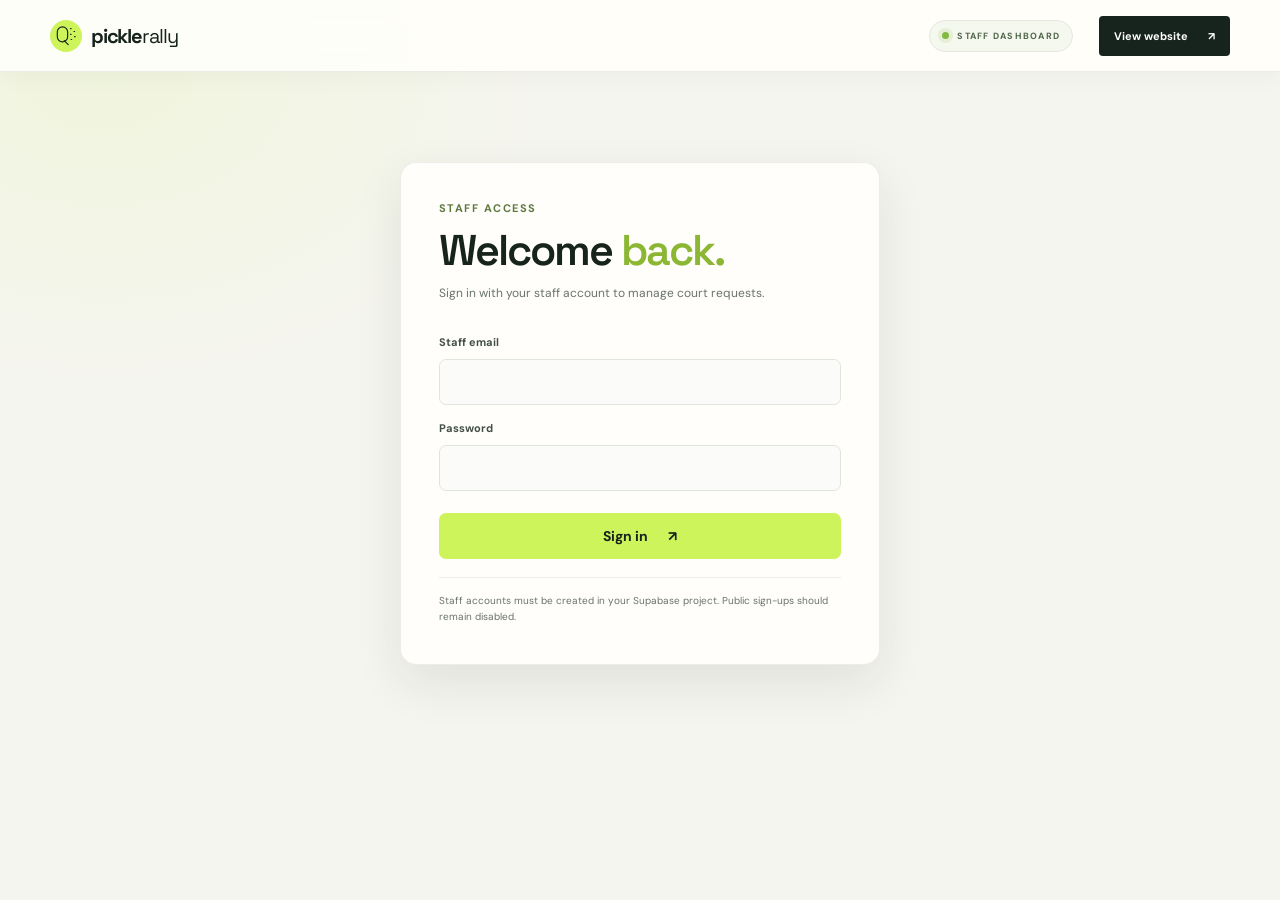
<file: admin.html>
<!doctype html>
<html lang="en">
<head>
  <meta charset="utf-8">
  <meta name="viewport" content="width=device-width, initial-scale=1">
  <meta name="theme-color" content="#f5f5ef">
  <meta name="description" content="PickleRally booking management dashboard.">
  <title>Booking admin — PickleRally</title>
  <link rel="preconnect" href="https://fonts.googleapis.com">
  <link rel="preconnect" href="https://fonts.gstatic.com" crossorigin>
  <link href="https://fonts.googleapis.com/css2?family=DM+Sans:wght@400;500;600;700&family=Space+Grotesk:wght@400;500;600;700&display=swap" rel="stylesheet">
  <link rel="stylesheet" href="styles.css">
  <link rel="stylesheet" href="admin.css">
  <script src="supabase-config.js"></script>
  <script src="supabase.js" defer></script>
  <script src="admin.js" defer></script>
</head>
<body class="admin-page">
  <a class="skip-link" href="#admin-main">Skip to content</a>
  <header class="admin-header">
    <a class="brand" href="index.html" aria-label="PickleRally home">
      <span class="brand-mark" aria-hidden="true"><svg viewBox="0 0 40 40"><path d="M13 5a9 9 0 0 1 9 9v8a9 9 0 1 1-18 0v-8a9 9 0 0 1 9-9Z"/><path d="m16 29 7 7M27 8h1m5 5h1m-7 5h1m6 4h1m-7 5h1"/></svg></span>
      <span>pickle<span class="brand-light">rally</span></span>
    </a>
    <div class="admin-header-actions">
      <span class="admin-label"><span class="admin-live-dot"></span> STAFF DASHBOARD</span>
      <div class="admin-header-buttons">
        <button class="button button-dark admin-site-link" id="admin-sign-out" type="button" hidden>Sign out</button>
        <a class="button button-dark admin-site-link" href="index.html">View website <span aria-hidden="true">↗</span></a>
      </div>
    </div>
  </header>

  <main class="admin-login" id="admin-login">
    <section class="admin-login-card" aria-labelledby="admin-login-title">
      <p class="eyebrow">STAFF ACCESS</p>
      <h1 id="admin-login-title">Welcome <span>back.</span></h1>
      <p class="admin-login-description">Sign in with your staff account to manage court requests.</p>
      <p class="admin-login-feedback" id="admin-login-feedback" role="alert" aria-live="assertive"></p>
      <form id="admin-login-form">
        <label for="admin-email">Staff email</label>
        <input id="admin-email" type="email" autocomplete="username" required>
        <label for="admin-password">Password</label>
        <input id="admin-password" type="password" autocomplete="current-password" required>
        <button class="button button-lime" type="submit">Sign in <span aria-hidden="true">↗</span></button>
      </form>
      <p class="admin-login-help">Staff accounts must be created in your Supabase project. Public sign-ups should remain disabled.</p>
    </section>
  </main>

  <main class="admin-main" id="admin-main" hidden>
    <section class="admin-intro">
      <div>
        <p class="eyebrow">YOUR CLUB, AT A GLANCE</p>
        <h1>Booking <span>desk.</span></h1>
        <p>Review court requests, confirm a time, and keep your day moving.</p>
      </div>
      <div class="admin-intro-actions">
        <button class="button button-outline-light" id="open-admin-booking" type="button">New booking <span aria-hidden="true">＋</span></button>
        <button class="button button-lime" id="export-bookings" type="button">Export bookings <span aria-hidden="true">↓</span></button>
      </div>
    </section>

    <section class="admin-stats" aria-label="Booking summary">
      <article class="admin-stat"><span>TOTAL REQUESTS</span><strong id="stat-total">0</strong><small>All shared booking requests</small></article>
      <article class="admin-stat"><span>NEED A REPLY</span><strong id="stat-pending">0</strong><small>Pending confirmation</small></article>
      <article class="admin-stat"><span>CONFIRMED</span><strong id="stat-confirmed">0</strong><small>Ready for the court</small></article>
      <article class="admin-stat"><span>TODAY'S BOOKINGS</span><strong id="stat-today">0</strong><small>Requests for today</small></article>
    </section>

    <section class="admin-bookings" aria-labelledby="bookings-title">
      <div class="admin-list-heading">
        <div><p class="eyebrow">THE COURT ROSTER</p><h2 id="bookings-title">Booking requests</h2></div>
        <div class="admin-list-tools">
          <label class="admin-search"><span class="visually-hidden">Search bookings</span><input id="booking-search" type="search" placeholder="Search name, phone, court…"></label>
          <div class="admin-filter-controls" aria-label="Filter by booking date and court">
            <label class="admin-filter-field" for="booking-date-filter">
              <span>Booking date</span>
              <input id="booking-date-filter" type="date">
            </label>
            <label class="admin-filter-field" for="booking-court-filter">
              <span>Court</span>
              <select id="booking-court-filter">
                <option value="">All courts</option>
              </select>
            </label>
          </div>
        </div>
      </div>
      <div class="admin-toolbar">
        <div class="admin-filters" role="group" aria-label="Filter bookings">
          <button class="admin-filter is-active" type="button" data-filter="all" aria-pressed="true">All <span id="count-all">0</span></button>
          <button class="admin-filter" type="button" data-filter="pending" aria-pressed="false">Pending <span id="count-pending">0</span></button>
          <button class="admin-filter" type="button" data-filter="confirmed" aria-pressed="false">Confirmed <span id="count-confirmed">0</span></button>
          <button class="admin-filter" type="button" data-filter="cancelled" aria-pressed="false">Cancelled <span id="count-cancelled">0</span></button>
        </div>
        <div class="admin-refresh-controls">
          <span class="admin-sync-status" id="admin-sync-status" role="status">Waiting for staff sign-in</span>
          <button class="admin-refresh" id="refresh-bookings" type="button">Refresh now <span aria-hidden="true">↻</span></button>
        </div>
      </div>
      <p class="admin-feedback" id="admin-feedback" role="status" aria-live="polite"></p>
      <div class="booking-table-wrap">
        <table class="booking-table">
          <thead><tr><th scope="col">PLAYER</th><th scope="col">COURT &amp; SLOT</th><th scope="col">PLAYERS</th><th scope="col">EST. TOTAL</th><th scope="col">STATUS</th><th scope="col"><span class="visually-hidden">Actions</span></th></tr></thead>
          <tbody id="booking-list"></tbody>
        </table>
        <div class="admin-empty" id="booking-empty" hidden>
          <span aria-hidden="true">✳</span>
          <h3 id="booking-empty-title">No booking requests yet.</h3>
          <p id="booking-empty-message">Booking requests will appear here, or create one from the staff dashboard.</p>
        </div>
      </div>
      <nav class="admin-pagination" id="booking-pagination" aria-label="Booking request pages" hidden>
        <span class="admin-pagination-summary" id="booking-pagination-summary" role="status"></span>
        <div class="admin-pagination-controls">
          <button class="admin-page-button" id="booking-previous-page" type="button">← Previous</button>
          <span class="admin-page-number" id="booking-page-number" aria-live="polite"></span>
          <button class="admin-page-button" id="booking-next-page" type="button">Next →</button>
        </div>
      </nav>
    </section>
    <p class="admin-notice"><strong>Staff access:</strong> booking requests are stored in the shared Supabase database. Only signed-in staff can view, update, or delete them.</p>
  </main>

  <dialog class="admin-booking-dialog" id="admin-booking-dialog" aria-labelledby="admin-booking-title">
    <form class="admin-booking-form" id="admin-booking-form">
      <div class="admin-booking-heading">
        <div><p class="eyebrow">STAFF BOOKING</p><h2 id="admin-booking-title">Create a booking</h2></div>
        <button class="admin-dialog-close" id="admin-booking-close" type="button" aria-label="Close booking form">×</button>
      </div>
      <p class="admin-booking-feedback" id="admin-booking-feedback" role="status" aria-live="polite"></p>
      <div class="admin-booking-fields">
        <label for="admin-booking-name">Player name<input id="admin-booking-name" name="name" type="text" maxlength="120" autocomplete="name" required></label>
        <label for="admin-booking-phone">Phone number<input id="admin-booking-phone" name="phone" type="tel" maxlength="40" autocomplete="tel" required></label>
        <label for="admin-booking-court">Court
          <select id="admin-booking-court" name="court" required>
            <option value="">Choose a court</option>
            <option value="The Ace Court — ₱400/hour" data-rate="400">The Ace Court — ₱400/hour</option>
            <option value="The Prime Court — ₱500/hour" data-rate="500">The Prime Court — ₱500/hour</option>
            <option value="The Rally Court — ₱400/hour" data-rate="400">The Rally Court — ₱400/hour</option>
            <option value="The Social Court — ₱450/hour" data-rate="450">The Social Court — ₱450/hour</option>
          </select>
        </label>
        <label for="admin-booking-players">Players
          <select id="admin-booking-players" name="players" required>
            <option value="">Choose players</option>
            <option value="2 players">2 players</option>
            <option value="3 players">3 players</option>
            <option value="4 players">4 players</option>
          </select>
        </label>
        <label for="admin-booking-duration">Duration
          <select id="admin-booking-duration" name="duration" required>
            <option value="">Choose duration</option>
            <option value="1">1 hour</option>
            <option value="2">2 hours</option>
            <option value="3">3 hours</option>
          </select>
        </label>
        <label for="admin-booking-date">Date<input id="admin-booking-date" name="date" type="date" required></label>
        <label for="admin-booking-time">Time
          <select id="admin-booking-time" name="time" required disabled>
            <option value="">Choose a duration first</option>
          </select>
        </label>
        <label for="admin-booking-status">Status
          <select id="admin-booking-status" name="status" required>
            <option value="confirmed" selected>Confirmed</option>
            <option value="pending">Pending</option>
          </select>
        </label>
        <label class="admin-booking-notes" for="admin-booking-notes">Notes<textarea id="admin-booking-notes" name="notes" maxlength="1000" rows="3"></textarea></label>
      </div>
      <div class="admin-booking-footer">
        <p>Estimated total <strong id="admin-booking-total">Choose a court &amp; duration</strong></p>
        <button class="button button-lime" id="admin-booking-submit" type="submit">Save booking <span aria-hidden="true">↗</span></button>
      </div>
    </form>
  </dialog>
</body>
</html>
</file>
<file: styles.css>
:root {
  --ink: #17231d;
  --muted: #69736b;
  --paper: #f5f5ef;
  --white: #fffefa;
  --lime: #cdf45b;
  --green: #204c3d;
  --line: #dedfd5;
  --display: "Space Grotesk", sans-serif;
  --body: "DM Sans", sans-serif;
}

* { box-sizing: border-box; }
html { scroll-behavior: smooth; scroll-padding-top: 88px; }
body { margin: 0; background: var(--paper); color: var(--ink); font-family: var(--body); -webkit-font-smoothing: antialiased; }
button, input, select, textarea { font: inherit; }
a { color: inherit; text-decoration: none; }
button, a { -webkit-tap-highlight-color: transparent; }
.skip-link { position: fixed; z-index: 20; top: 10px; left: 10px; padding: 12px 16px; background: var(--lime); transform: translateY(-160%); }
.skip-link:focus { transform: translateY(0); }
.section-wrap { width: min(1180px, calc(100% - 64px)); margin-inline: auto; }
.site-header { height: 78px; padding: 0 max(32px, calc((100vw - 1180px) / 2)); display: flex; align-items: center; justify-content: space-between; border-bottom: 1px solid rgba(23,35,29,.1); position: sticky; top: 0; z-index: 10; background: rgba(245,245,239,.94); backdrop-filter: blur(14px); }
.brand { display: inline-flex; align-items: center; gap: 9px; font: 700 20px var(--display); letter-spacing: -1.2px; }
.brand-light { font-weight: 400; }
.brand-mark { width: 32px; height: 32px; display: grid; place-items: center; border-radius: 50%; background: var(--lime); }
.brand-mark svg { width: 23px; height: 23px; fill: none; stroke: var(--ink); stroke-width: 2; stroke-linecap: round; stroke-linejoin: round; }
.primary-nav { display: flex; gap: 34px; font-size: 12px; font-weight: 600; }
.primary-nav a, .site-footer a { transition: opacity .2s ease; }
.primary-nav a:hover, .site-footer a:hover { opacity: .58; }
.button { min-height: 48px; padding: 0 20px; border: 0; border-radius: 4px; display: inline-flex; align-items: center; justify-content: center; gap: 20px; font-size: 12px; font-weight: 700; transition: transform .2s, background .2s; cursor: pointer; }
.button:hover { transform: translateY(-2px); }
.button-dark { background: var(--ink); color: white; }
.button-dark:hover { background: var(--green); }
.button-lime { background: var(--lime); color: var(--ink); }
.button-lime:hover { background: #d9ff76; }
.header-cta { min-height: 40px; padding-inline: 16px; font-size: 11px; }
.menu-toggle { display: none; }
.hero { min-height: 622px; display: grid; grid-template-columns: 1fr 1.02fr; align-items: center; position: relative; padding-top: 45px; padding-bottom: 70px; }
.hero-copy { position: relative; z-index: 1; padding-bottom: 16px; }
.eyebrow { margin: 0 0 22px; display: flex; align-items: center; gap: 8px; font-size: 9px; font-weight: 700; letter-spacing: 1.45px; }
.eyebrow-dot, .caption-dot { width: 7px; height: 7px; border-radius: 50%; background: #8fc435; }
h1, h2, h3, p { margin-top: 0; }
h1, h2 { font-family: var(--display); letter-spacing: -4.5px; line-height: .98; }
.hero h1 { margin-bottom: 22px; font-size: clamp(62px, 7.2vw, 94px); font-weight: 600; }
.hero h1 span, .section-heading h2 span, .booking-copy h2 span, .events-header h2 span, .membership-inner h2 span, .rules-intro h2 span, .visit-copy h2 span { color: #8bb735; }
.hero-description { max-width: 390px; margin-bottom: 24px; color: #657069; font-size: 14px; line-height: 1.75; }
.hero-actions { display: flex; align-items: center; gap: 24px; }
.hero-actions .button { min-width: 176px; }
.text-link { border-bottom: 1px solid #a5aaa2; padding-bottom: 5px; font-size: 10px; font-weight: 700; }
.hero-proof { display: flex; align-items: center; gap: 13px; margin-top: 46px; }
.player-stack { display: flex; padding-left: 4px; }
.player-stack span { width: 27px; height: 27px; margin-left: -4px; border: 2px solid var(--paper); border-radius: 50%; background: #d1dfba; display: grid; place-items: center; color: var(--green); font-size: 9px; font-weight: 700; }
.player-stack span:nth-child(2) { background: #eac5a3; }.player-stack span:nth-child(3) { background: #d5c6df; }.player-stack span:nth-child(4) { background: var(--lime); }
.hero-proof p { margin: 0; font-size: 9px; color: var(--muted); line-height: 1.55; }.hero-proof strong { color: var(--ink); font-size: 10px; }
.hero-art-wrap { min-height: 430px; position: relative; display: flex; align-items: center; justify-content: center; }
.hero-art { display: block; width: 100%; max-width: 610px; height: clamp(300px, 34vw, 430px); margin-right: 0; position: relative; object-fit: contain; filter: drop-shadow(0 20px 18px rgba(23,35,29,.1)); }
.hero-sticker { position: absolute; top: 20px; right: 3%; z-index: 2; width: 88px; height: 88px; border-radius: 50%; background: var(--lime); display: grid; align-content: center; justify-items: center; text-align: center; font: 700 13px/1.12 var(--display); letter-spacing: -.4px; transform: rotate(10deg); }
.hero-sticker span { font-size: 10px; }.hero-sticker b { position: absolute; right: 13px; bottom: 16px; font-size: 12px; }
.hero-caption { position: absolute; bottom: 10px; right: 0; display: flex; align-items: center; gap: 8px; font-size: 8px; font-weight: 700; letter-spacing: 1px; }
.hero-bottom-note { position: absolute; bottom: 22px; left: 0; right: 0; display: flex; justify-content: space-between; color: #828980; font-size: 8px; letter-spacing: 1px; }
.ticker { overflow: hidden; background: var(--lime); }
.ticker-track { width: max-content; height: 52px; display: flex; align-items: center; font: 700 11px var(--display); letter-spacing: 1px; animation: ticker-marquee 28s linear infinite; }
.ticker-group { display: flex; flex: none; align-items: center; gap: 34px; padding-right: 34px; }
.ticker-track i { font-style: normal; font-size: 17px; }
@keyframes ticker-marquee { to { transform: translateX(-50%); } }
.courts-section { padding-block: 105px 95px; }
.section-heading { display: flex; align-items: end; justify-content: space-between; margin-bottom: 42px; }
.section-heading .eyebrow, .events-header .eyebrow, .rules-intro .eyebrow, .visit-copy .eyebrow { margin-bottom: 18px; }
.section-heading h2, .booking-copy h2, .events-header h2, .membership-inner h2, .rules-intro h2, .visit-copy h2 { margin-bottom: 0; font-size: clamp(46px, 5vw, 62px); font-weight: 600; }
.section-intro { max-width: 275px; margin: 0 0 5px; color: var(--muted); font-size: 12px; line-height: 1.8; }
.court-grid { display: grid; grid-template-columns: 1fr 1fr; gap: 24px; }
.court-card { min-width: 0; }.court-image { height: 292px; position: relative; overflow: hidden; background: #d9e7d2; }
.court-image img { width: 100%; height: 100%; object-fit: cover; display: block; transition: transform .45s ease; }
.court-card:hover .court-image img { transform: scale(1.035); }
.image-label { position: absolute; bottom: 16px; left: 17px; color: white; font-size: 8px; font-weight: 700; letter-spacing: 1.2px; text-shadow: 0 1px 4px #17231d; }
.image-arrow { position: absolute; right: 14px; top: 14px; width: 34px; height: 34px; display: grid; place-items: center; border-radius: 50%; background: var(--lime); font-size: 15px; }
.court-card-bottom { min-height: 81px; display: flex; justify-content: space-between; align-items: center; border-bottom: 1px solid var(--line); }
.court-card-bottom h3 { margin-bottom: 5px; font: 600 18px var(--display); letter-spacing: -.7px; }.court-card-bottom p { margin: 0; color: var(--muted); font-size: 10px; }
.rate { text-align: right; }.rate strong { font: 600 17px var(--display); }.rate span { margin-left: 4px; color: var(--muted); font-size: 10px; }
.court-note { min-height: 57px; margin-top: 20px; display: flex; align-items: center; gap: 12px; color: #69736b; font-size: 10px; }
.court-note .note-icon { width: 25px; height: 25px; display: grid; place-items: center; flex: 0 0 25px; border-radius: 50%; background: var(--lime); color: var(--ink); font-size: 13px; }
.court-note strong { color: var(--ink); }.court-note a { margin-left: auto; white-space: nowrap; color: var(--ink); font-weight: 700; }
.schedule-section { padding-block: 90px 95px; background: #e9eee4; }
.schedule-inner { max-width: 1180px; }.schedule-heading { margin-bottom: 38px; }.schedule-side { max-width: 286px; padding-bottom: 4px; }
.schedule-side p { margin-bottom: 16px; color: var(--muted); font-size: 11px; line-height: 1.8; }
.availability-key { display: flex; align-items: center; gap: 7px; color: #69736b; font-size: 9px; }.availability-key i { width: 8px; height: 8px; background: #9fc83b; border-radius: 50%; }
.schedule-card { background: var(--white); box-shadow: 0 12px 40px rgba(23,35,29,.055); }
.schedule-top, .schedule-bottom { min-height: 54px; padding-inline: 22px; display: flex; align-items: center; justify-content: space-between; font-size: 8px; font-weight: 700; letter-spacing: .8px; }
.schedule-top { border-bottom: 1px solid var(--line); }.schedule-top > div { display: flex; align-items: center; gap: 8px; }.live-dot { width: 7px; height: 7px; border-radius: 50%; background: #9fc83b; }
.schedule-time { color: #798078; }
.slot { min-width: 53px; padding: 7px 4px; border-radius: 2px; text-align: center; font-size: 7px; font-weight: 700; letter-spacing: .35px; }
.slot-open { background: #dcefc5; color: #315f25; }.slot-clinic { background: #e1eee5; color: #32684e; }.slot-maintenance { background: #f1eee7; color: #938a79; }
.schedule-bottom { min-height: 64px; color: #737b72; font-size: 9px; font-weight: 400; letter-spacing: 0; }.button-small { min-height: 35px; padding-inline: 14px; font-size: 9px; }
.schedule-guide { margin-top: 20px; padding: 22px 24px; background: rgba(255,255,255,.62); }
.schedule-guide h3 { margin: 0 0 14px; font: 600 18px var(--display); letter-spacing: -.4px; }
.schedule-guide ul { margin: 0; padding: 0; display: grid; gap: 12px; list-style: none; }
.schedule-guide li { display: grid; grid-template-columns: 112px 1fr; align-items: start; gap: 14px; }
.schedule-guide .slot { margin-top: 1px; }
.schedule-guide p { margin: 0; color: var(--muted); font-size: 14px; line-height: 1.65; }
.schedule-guide p strong { color: var(--ink); }
.booking-section { position: relative; isolation: isolate; padding-block: 108px 112px; display: grid; grid-template-columns: .85fr 1fr; gap: 11%; align-items: start; }
.booking-section::before { content: ""; position: absolute; z-index: -1; inset-block: 0; left: 50%; width: 100vw; transform: translateX(-50%); background: #e9eee4; }
.booking-copy { position: sticky; top: 110px; }.booking-copy h2 { margin-bottom: 21px; }.booking-copy > p:not(.eyebrow):not(.booking-fineprint) { max-width: 360px; color: var(--muted); font-size: 12px; line-height: 1.85; }
.booking-perks { margin-top: 35px; border-top: 1px solid var(--line); }.booking-perks > div { display: flex; align-items: start; gap: 15px; padding-block: 15px; border-bottom: 1px solid var(--line); }
.booking-perks > div > span { color: #8bb735; font: 600 11px var(--display); }.booking-perks p { margin: 0; color: var(--muted); font-size: 10px; line-height: 1.65; }.booking-perks strong { color: var(--ink); font-size: 11px; }
.booking-fineprint { max-width: 320px; margin-top: 17px; color: #7e867d; font-size: 9px; line-height: 1.6; }
.booking-form { padding: 31px 30px 25px; background: var(--white); box-shadow: 0 12px 40px rgba(23,35,29,.08); }
.form-topline { display: flex; justify-content: space-between; color: #7a8379; font-size: 8px; font-weight: 700; letter-spacing: 1px; }.booking-form h3 { margin: 19px 0 5px; font: 600 27px var(--display); letter-spacing: -1.2px; }.booking-form > p:not(.form-terms):not(.form-message) { margin-bottom: 22px; color: var(--muted); font-size: 10px; }
.booking-form label { display: block; margin-bottom: 14px; color: var(--ink); font-size: 9px; font-weight: 700; }
.booking-form input, .booking-form select, .booking-form textarea { width: 100%; min-height: 43px; margin-top: 6px; padding: 0 11px; border: 1px solid #e0e2d9; border-radius: 2px; outline: 0; background: #fffefa; color: var(--ink); font-size: 10px; }
.booking-form textarea { min-height: 57px; padding-block: 10px; resize: vertical; }.booking-form input:focus, .booking-form select:focus, .booking-form textarea:focus { border-color: #91b93b; box-shadow: 0 0 0 2px rgba(145,185,59,.14); }
.form-row { display: grid; grid-template-columns: 1fr 1fr; gap: 12px; }.optional-label { margin-left: 5px; color: #8d948b; font-size: 7px; letter-spacing: .8px; }.promo-feedback { display: block; min-height: 0; margin-top: 4px; color: #527d28; font-size: 9px; }.promo-feedback:not(:empty) { min-height: 12px; }
.cancellation-section { padding-block: 72px; display: grid; grid-template-columns: 1fr 1fr; gap: 12%; align-items: center; }
.cancellation-copy h2 { margin: 0 0 16px; font-size: clamp(38px, 4vw, 52px); line-height: 1.05; }
.cancellation-copy h2 span { color: #8bb735; }
.cancellation-copy > p:not(.eyebrow) { max-width: 440px; color: var(--muted); font-size: 13px; line-height: 1.7; }
.cancellation-form { padding: 26px; background: var(--white); box-shadow: 0 12px 40px rgba(23,35,29,.08); }
.cancellation-form label { display: block; margin-bottom: 14px; color: var(--ink); font-size: 12px; font-weight: 700; }
.cancellation-form label[hidden] { display: none; }
.cancellation-form input { width: 100%; min-height: 44px; margin-top: 6px; padding: 0 11px; border: 1px solid #e0e2d9; background: #fffefa; color: var(--ink); font-size: 14px; }
.cancellation-form input:focus { border-color: #91b93b; outline: 2px solid rgba(145,185,59,.14); }
.cancellation-message { min-height: 1.5em; margin: 14px 0 0; color: var(--muted); font-size: 12px; line-height: 1.5; }
.cancellation-message.is-error { color: #8c3e25; }
.cancellation-message.is-success { color: #315f25; }
.booking-estimate { min-height: 59px; margin-top: 6px; padding: 8px 10px; border: 1px solid #dce4d4; background: #f2f5ed; display: flex; flex-direction: column; justify-content: center; gap: 3px; }.booking-estimate > span { color: #778077; font-size: 7px; font-weight: 700; letter-spacing: .65px; }.booking-estimate strong { font: 600 14px var(--display); }.booking-estimate small { color: #858c83; font-size: 7px; }
.form-submit { width: 100%; margin-top: 2px; }.form-terms { margin: 13px 0 0; color: #858c83; text-align: center; font-size: 8px; line-height: 1.6; }.form-message { margin: 8px 0 0; text-align: center; color: #557522; font-size: 10px; }
.experience-section { padding-block: 94px 100px; background: #e9eee4; }.experience-heading { margin-bottom: 39px; }.experience-heading h2 { font-size: clamp(43px, 4.6vw, 57px); }.experience-heading .section-intro { max-width: 265px; }
.experience-grid { display: grid; grid-template-columns: repeat(3, 1fr); gap: 17px; }.experience-card { min-width: 0; background: var(--white); }.experience-art { height: 218px; position: relative; overflow: hidden; }.experience-art img { width: 100%; height: 100%; object-fit: cover; }.gallery-open { position: absolute; right: 14px; top: 14px; width: 34px; height: 34px; border: 0; border-radius: 50%; background: var(--lime); cursor: pointer; font-size: 15px; }
.gallery-heading { margin: 54px 0 17px; display: flex; align-items: end; justify-content: space-between; }.gallery-heading .eyebrow { margin-bottom: 9px; }.gallery-heading h3 { margin: 0; font: 600 26px var(--display); letter-spacing: -1px; }.gallery-heading h3 span { color: #8bb735; }.gallery-heading > p { margin: 0 0 3px; color: var(--muted); font-size: 9px; }
.photo-gallery { display: grid; grid-template-columns: repeat(4, 1fr); gap: 12px; }.gallery-tile { width: 100%; height: 150px; padding: 0; position: relative; overflow: hidden; border-radius: 0; background: #d9e7d2; }.gallery-tile img { width: 100%; height: 100%; display: block; object-fit: cover; transition: transform .3s ease; }.gallery-tile:hover img { transform: scale(1.05); }.gallery-tile:focus-visible, .gallery-open:focus-visible { outline: 3px solid #6e982d; outline-offset: 3px; }.gallery-credit { margin: 10px 0 0; color: var(--muted); font-size: 8px; }.gallery-credit a { text-decoration: underline; text-underline-offset: 2px; }
.experience-card-copy { padding: 20px 20px 19px; }.experience-card-copy > span { color: #788077; font-size: 7px; font-weight: 700; letter-spacing: 1px; }.experience-card-copy h3 { min-height: 57px; margin: 12px 0 16px; font: 600 22px/1.13 var(--display); letter-spacing: -.8px; }.experience-card-copy a { font-size: 9px; font-weight: 700; }.experience-card-copy a span { margin-left: 6px; }
.social-card { overflow: hidden; background: #d5ed97; }.social-orbit { height: 218px; position: relative; display: grid; place-items: center; overflow: hidden; background: #d5ed97; }.orbit-ring { width: 175px; height: 175px; border: 1px solid rgba(23,35,29,.3); border-radius: 50%; position: absolute; }.orbit-ring:before, .orbit-ring:after { content: ""; position: absolute; inset: 19px -28px; border: 1px solid rgba(23,35,29,.23); border-radius: 50%; transform: rotate(54deg); }.orbit-ring:after { transform: rotate(-54deg); }.orbit-paddle { position: absolute; top: 41px; left: calc(50% - 19px); width: 38px; height: 52px; border: 2px solid var(--ink); border-radius: 45% 45% 42% 42%; display: grid; place-items: center; color: var(--ink); font-size: 15px; transform: rotate(-23deg); }.orbit-paddle:after { content: ""; position: absolute; width: 7px; height: 27px; top: 43px; background: var(--ink); border-radius: 0 0 5px 5px; }.orbit-ball { position: absolute; right: 22%; bottom: 49px; color: #fffefa; font-size: 36px; text-shadow: 0 0 0 var(--ink); }.orbit-copy { position: relative; margin-top: 57px; text-align: center; font: 700 13px/1.1 var(--display); letter-spacing: 1px; }
.clinic-visual { height: 218px; position: relative; display: flex; align-items: center; justify-content: center; overflow: hidden; background: #234a3d; color: var(--lime); }.clinic-visual:before, .clinic-visual:after { content: ""; position: absolute; width: 155px; height: 230px; border: 1px solid rgba(205,244,91,.32); transform: rotate(36deg); }.clinic-visual:after { transform: rotate(-36deg); }.clinic-tag { position: absolute; top: 17px; left: 17px; z-index: 1; border: 1px solid rgba(205,244,91,.65); border-radius: 2px; padding: 6px 8px; font-size: 7px; font-weight: 700; letter-spacing: 1px; }.clinic-big { position: relative; z-index: 1; text-align: center; font: 700 41px/.8 var(--display); letter-spacing: -2px; transform: rotate(-8deg); }.clinic-big i { font-style: normal; color: white; }.clinic-ball { position: absolute; right: 22px; bottom: 23px; z-index: 1; color: var(--lime); font-size: 26px; }
.events-section { padding-block: 102px 98px; }.events-header { display: flex; justify-content: space-between; align-items: end; margin-bottom: 36px; }.events-header h2 { font-size: 57px; }.events-header > p { max-width: 260px; margin: 0 0 4px; color: var(--muted); font-size: 11px; line-height: 1.8; }
.event-row { min-height: 104px; display: grid; grid-template-columns: 63px 1.2fr 1fr 38px; gap: 21px; align-items: center; border-top: 1px solid var(--line); }.event-row:last-child { border-bottom: 1px solid var(--line); }
.event-date { width: 43px; height: 49px; border: 1px solid var(--line); display: grid; align-content: center; justify-items: center; gap: 2px; }.event-date strong { font-size: 7px; letter-spacing: 1px; }.event-date span { font: 600 19px var(--display); }
.event-name > span, .event-detail span:first-child { color: #778077; font-size: 7px; font-weight: 700; letter-spacing: .8px; }.event-name h3 { margin: 6px 0 0; font: 600 17px var(--display); letter-spacing: -.5px; }.event-detail { display: grid; gap: 7px; }.event-detail span:last-child { color: var(--muted); font-size: 9px; }
.round-link { width: 35px; height: 35px; display: grid; place-items: center; border: 1px solid #bfc6b9; border-radius: 50%; font-size: 14px; transition: background .2s; }.round-link:hover { background: var(--lime); border-color: var(--lime); }.sample-note { margin: 14px 0 0; color: #868e84; font-size: 9px; }
.membership-section { padding-block: 75px; background: #e7f0d9; }.membership-inner { display: flex; align-items: center; justify-content: space-between; }.membership-inner h2 { font-size: 52px; }.membership-description { max-width: 390px; margin: 18px 0 22px; color: #48573b; font-size: 11px; line-height: 1.8; }.membership-inner .button { min-height: 43px; }.membership-stamp { width: 164px; height: 164px; margin-right: 76px; border: 1px solid rgba(23,35,29,.5); border-radius: 50%; display: flex; flex-direction: column; align-items: center; justify-content: center; transform: rotate(-13deg); }.membership-stamp span { font-size: 8px; font-weight: 700; letter-spacing: 1.4px; }.membership-stamp b { font-size: 51px; line-height: 1.25; font-weight: 400; }
.player-perks { margin-top: 37px; }.membership-options { display: grid; grid-template-columns: repeat(3, 1fr); gap: 12px; }.membership-option { min-height: 147px; padding: 18px; background: rgba(255,255,255,.53); }.membership-option > span, .loyalty-kicker { font-size: 7px; font-weight: 700; letter-spacing: 1px; }.membership-option h3 { margin: 10px 0 6px; font: 600 20px var(--display); letter-spacing: -.6px; }.membership-option p { min-height: 31px; margin: 0 0 12px; color: #48573b; font-size: 9px; line-height: 1.6; }.membership-option a { font-size: 8px; font-weight: 700; }.featured-option { background: var(--ink); color: white; }.featured-option > span { color: var(--lime); }.featured-option p { color: #d6ded4; }.featured-option a { color: var(--lime); }
.loyalty-preview { margin-top: 13px; padding: 20px 22px; background: rgba(255,255,255,.37); display: grid; grid-template-columns: 1fr 1fr; gap: 20px 36px; align-items: center; }.loyalty-preview h3 { margin: 8px 0 6px; font: 600 21px var(--display); letter-spacing: -.7px; }.loyalty-preview h3 span { color: #557522; }.loyalty-preview > div:first-child p { max-width: 420px; margin: 0; color: #48573b; font-size: 9px; line-height: 1.65; }.loyalty-count { display: flex; align-items: baseline; gap: 6px; }.loyalty-count strong { font: 600 27px var(--display); }.loyalty-count span { color: #48573b; font-size: 9px; }.progress-track { height: 7px; margin-block: 8px 11px; overflow: hidden; border-radius: 5px; background: rgba(23,35,29,.15); }.progress-track span { width: 70%; height: 100%; display: block; border-radius: inherit; background: var(--green); transition: width .25s ease; }.loyalty-actions { display: flex; align-items: center; gap: 11px; }.loyalty-actions .button { min-height: 31px; }.loyalty-actions .button:disabled { opacity: .65; cursor: default; transform: none; }.loyalty-actions > span { color: #48573b; font-size: 8px; }.loyalty-preview > small { grid-column: 1 / -1; color: #58634e; font-size: 8px; }
.rules-section { display: grid; grid-template-columns: .86fr 1fr; gap: 13%; padding-block: 105px 100px; }.rules-intro h2 { margin-bottom: 19px; font-size: 51px; }.rules-intro > p:last-child { max-width: 340px; color: var(--muted); font-size: 11px; line-height: 1.8; }.rules-list { border-top: 1px solid var(--line); }.rules-list details { border-bottom: 1px solid var(--line); }.rules-list summary { min-height: 64px; display: grid; grid-template-columns: 34px 1fr 18px; align-items: center; gap: 8px; cursor: pointer; list-style: none; }.rules-list summary::-webkit-details-marker { display: none; }.rules-list summary > span { color: #86ad38; font: 600 10px var(--display); }.rules-list summary strong { font: 600 13px var(--display); }.rules-list summary i { font-style: normal; font-size: 17px; transition: transform .2s; }.rules-list details[open] summary i { transform: rotate(45deg); }.rules-list details > p { margin: -2px 24px 17px 42px; color: var(--muted); font-size: 10px; line-height: 1.7; }
.visit-section { background: #1d352d; color: white; }.visit-inner { min-height: 475px; padding-block: 85px; display: grid; grid-template-columns: 1fr .9fr; gap: 14%; align-items: center; }.visit-copy .eyebrow { color: #d1d9d0; }.visit-copy h2 { font-size: 70px; }.visit-copy h2 span { color: var(--lime); }.visit-copy > p:not(.eyebrow) { margin: 19px 0 23px; color: #c1cbc1; font-size: 11px; }.visit-copy .button { min-height: 43px; }
.visit-details { border-top: 1px solid rgba(255,255,255,.2); }.visit-detail { padding-block: 17px; border-bottom: 1px solid rgba(255,255,255,.2); display: grid; gap: 7px; }.visit-detail > span { color: #b1c1b1; font-size: 7px; font-weight: 700; letter-spacing: 1.2px; }.visit-detail strong { font: 500 15px var(--display); }.visit-detail a, .visit-detail p { margin: 0; color: #c1cbc1; font-size: 9px; }.contact-links { display: flex; gap: 18px; }.contact-links a { color: var(--lime); font-weight: 600; }
.location-map { display: block; width: 100%; height: 240px; margin-top: 8px; border: 0; border-radius: 3px; background: #e9eee4; }
.visit-actions { display: flex; flex-wrap: wrap; gap: 16px; align-items: center; }.visit-actions > a { color: var(--lime); }.qr-trigger { padding: 0; border: 0; background: transparent; color: var(--lime); font-size: 9px; font-weight: 600; cursor: pointer; }.qr-trigger:hover { text-decoration: underline; }
.holiday-notice { display: flex; gap: 12px; align-items: start; padding-top: 15px; }.holiday-notice > span { color: var(--lime); font-size: 17px; }.holiday-notice p { margin: 0; color: #c1cbc1; font-size: 9px; line-height: 1.65; }.holiday-notice strong { color: white; }
.site-footer { min-height: 79px; padding: 17px max(32px, calc((100vw - 1180px) / 2)); display: flex; align-items: center; justify-content: space-between; background: #172a23; color: #d7e0d6; }.footer-brand { color: white; font-size: 17px; }.footer-brand .brand-mark { width: 27px; height: 27px; }.footer-brand .brand-mark svg { width: 20px; height: 20px; }.site-footer > p { margin: 0; color: #a9b5a9; font-size: 7px; letter-spacing: 1.1px; }.site-footer > div { display: flex; align-items: center; gap: 20px; color: #a9b5a9; font-size: 8px; }
.lightbox { width: min(850px, calc(100% - 30px)); max-width: none; max-height: 90vh; padding: 14px; border: 0; background: var(--paper); box-shadow: 0 20px 80px #0005; }.lightbox::backdrop { background: rgba(12,22,16,.83); backdrop-filter: blur(4px); }.lightbox img { display: block; width: 100%; max-height: calc(90vh - 28px); object-fit: contain; }.lightbox-close { position: absolute; top: 20px; right: 20px; width: 36px; height: 36px; border: 0; border-radius: 50%; background: var(--lime); font-size: 25px; cursor: pointer; }
.qr-dialog { width: min(410px, calc(100% - 32px)); max-width: none; padding: 34px; border: 0; background: var(--paper); color: var(--ink); text-align: center; box-shadow: 0 20px 80px #0005; }.qr-dialog::backdrop { background: rgba(12,22,16,.83); backdrop-filter: blur(4px); }.qr-dialog .eyebrow { justify-content: center; margin-bottom: 12px; }.qr-dialog h2 { margin: 0 0 18px; font-size: 32px; letter-spacing: -1.8px; }.qr-dialog h2 span { color: #8bb735; }.qr-dialog img { width: 240px; height: 240px; max-width: 100%; margin: 0 auto 12px; display: block; background: white; }.qr-dialog img[hidden], .qr-dialog button[hidden] { display: none; }.qr-dialog > p:not(.eyebrow) { min-height: 30px; margin: 0 0 17px; color: var(--muted); font-size: 10px; line-height: 1.6; }.qr-dialog .qr-close { top: 12px; right: 12px; }.qr-print { margin: 0 auto; }

@media (max-width: 800px) {
  .section-wrap { width: min(100% - 44px, 650px); }
  .site-header { height: 68px; padding-inline: 22px; }.primary-nav { gap: 17px; }.primary-nav a { font-size: 10px; }.header-cta { min-height: 36px; padding-inline: 11px; font-size: 9px; }
  .hero { min-height: auto; grid-template-columns: 1fr .9fr; padding-top: 65px; padding-bottom: 80px; }.hero h1 { font-size: clamp(58px, 9vw, 78px); }.hero-art-wrap { min-height: 350px; }.hero-art { width: 125%; max-width: none; }.hero-caption { bottom: 16px; font-size: 7px; }.hero-sticker { width: 69px; height: 69px; font-size: 10px; }.hero-sticker span { font-size: 8px; }
  .courts-section, .events-section { padding-block: 75px; }.schedule-section, .experience-section { padding-block: 75px; }.section-heading h2 { font-size: 51px; }.court-image { height: 230px; }
  .booking-section { padding-block: 80px; grid-template-columns: .75fr 1fr; gap: 6%; }.booking-copy h2 { font-size: 50px; }.booking-form { padding: 24px 20px; }.cancellation-section { gap: 6%; }
  .experience-grid { gap: 11px; }.experience-art, .social-orbit, .clinic-visual { height: 170px; }.experience-card-copy { padding: 16px 13px; }.experience-card-copy h3 { font-size: 18px; }.gallery-tile { height: 116px; }.events-header h2 { font-size: 50px; }.membership-stamp { margin-right: 15px; }
  .membership-options { gap: 8px; }.membership-option { padding: 14px 11px; }.loyalty-preview { gap: 16px; padding: 17px; }.loyalty-actions { align-items: start; flex-direction: column; }
  .rules-section { gap: 7%; padding-block: 80px; }.rules-intro h2 { font-size: 43px; }.visit-inner { gap: 8%; }.visit-copy h2 { font-size: 60px; }
}

@media (max-width: 600px) {
  html { scroll-padding-top: 68px; }.section-wrap { width: calc(100% - 40px); }
  .site-header { height: 64px; padding-inline: 20px; }.brand { font-size: 18px; }.brand-mark { width: 29px; height: 29px; }.header-cta { flex-shrink: 0; gap: 5px; margin-left: auto; margin-right: 9px; padding-inline: 8px; white-space: nowrap; }.menu-toggle { width: 35px; height: 35px; padding: 9px 6px; border: 0; background: transparent; display: flex; flex-direction: column; justify-content: center; gap: 5px; order: 3; }.menu-toggle span { width: 22px; height: 2px; background: var(--ink); }
  .primary-nav { position: absolute; top: 63px; left: 0; right: 0; padding: 7px 20px 19px; background: var(--paper); display: none; flex-direction: column; gap: 0; border-bottom: 1px solid var(--line); }.primary-nav.is-open { display: flex; }.primary-nav a { padding: 13px 0; border-top: 1px solid var(--line); font-size: 12px; }
  .hero { width: calc(100% - 40px); grid-template-columns: 1fr; padding-top: 48px; padding-bottom: 58px; }.hero-copy { padding-bottom: 0; }.eyebrow { margin-bottom: 17px; font-size: 8px; }.hero h1 { margin-bottom: 16px; font-size: clamp(64px, 16vw, 83px); letter-spacing: -4px; }.hero-description { max-width: 340px; font-size: 12px; }.hero-actions { gap: 14px; }.hero-actions .button { min-width: auto; min-height: 44px; padding-inline: 14px; gap: 10px; font-size: 10px; }.text-link { font-size: 9px; }.hero-proof { margin-top: 24px; }.hero-art-wrap { min-height: 300px; margin-top: 8px; }.hero-art { width: 111%; margin-right: 0; }.hero-sticker { top: 2px; right: 4%; }.hero-caption { right: 0; bottom: 2px; }.hero-bottom-note { bottom: 17px; font-size: 7px; }.hero-bottom-note span:nth-child(2) { display: none; }
  .ticker-track { height: 43px; font-size: 9px; }.ticker-group { gap: 23px; padding-right: 23px; }
  .courts-section, .events-section { padding-block: 63px; }.section-heading { align-items: start; flex-direction: column; gap: 17px; margin-bottom: 27px; }.section-heading h2, .booking-copy h2, .events-header h2, .membership-inner h2 { font-size: 48px; letter-spacing: -3px; }.section-intro { max-width: 340px; font-size: 11px; }.court-grid { grid-template-columns: 1fr; gap: 24px; }.court-image { height: 235px; }.court-card-bottom { min-height: 74px; }.court-note { align-items: start; flex-wrap: wrap; line-height: 1.6; }.court-note > span:nth-child(2) { width: calc(100% - 42px); }.court-note a { margin: 0 0 0 37px; }
  .schedule-section, .experience-section { padding-block: 63px; }.schedule-side { max-width: 340px; }.schedule-top { padding-inline: 13px; font-size: 7px; }.schedule-time { font-size: 6px; }.schedule-bottom { align-items: start; gap: 12px; padding: 13px; font-size: 8px; line-height: 1.5; }.schedule-bottom > span { max-width: 205px; }.schedule-bottom .button { flex: 0 0 auto; }
  .schedule-guide { padding: 18px 16px; }.schedule-guide h3 { font-size: 17px; }.schedule-guide li { grid-template-columns: 100px 1fr; gap: 10px; }.schedule-guide p { font-size: 13px; }
  .booking-section { padding-block: 68px; grid-template-columns: 1fr; gap: 27px; }.booking-copy { position: static; }.booking-copy h2 { font-size: 52px; }.booking-copy > p:not(.eyebrow):not(.booking-fineprint) { max-width: 370px; }.booking-perks { margin-top: 21px; }.booking-perks > div { padding-block: 11px; }.booking-fineprint { margin-top: 11px; }.booking-form { padding: 24px 17px 19px; }.form-row { gap: 9px; }.booking-form input, .booking-form select, .booking-form textarea { padding-inline: 8px; font-size: 9px; }
  .experience-heading { gap: 15px; }.experience-heading h2 { font-size: 42px; }.experience-grid { grid-template-columns: 1fr; gap: 14px; }.experience-art, .social-orbit, .clinic-visual { height: 220px; }.experience-card-copy { padding: 18px; }.experience-card-copy h3 { min-height: 0; font-size: 22px; }.experience-card-copy a { display: inline-block; padding-top: 2px; }.gallery-heading { margin-top: 37px; align-items: start; flex-direction: column; gap: 9px; }.gallery-heading h3 { font-size: 23px; }.photo-gallery { grid-template-columns: repeat(2, 1fr); gap: 9px; }.gallery-tile { height: 130px; }
  .events-header { align-items: start; flex-direction: column; gap: 16px; }.events-header h2 { font-size: 49px; }.events-header > p { max-width: 340px; font-size: 10px; }.event-row { min-height: 91px; grid-template-columns: 46px 1fr 35px; gap: 11px; }.event-date { width: 41px; height: 45px; }.event-name h3 { font-size: 14px; }.event-detail { grid-column: 2; grid-row: 2; gap: 4px; margin-top: -19px; }.event-detail span:first-child { font-size: 6px; }.event-detail span:last-child { font-size: 8px; }.round-link { grid-column: 3; grid-row: 1 / 3; width: 32px; height: 32px; }
  .membership-section { padding-block: 52px; }.membership-inner { align-items: start; }.membership-inner h2 { font-size: 43px; }.membership-description { max-width: 300px; font-size: 10px; }.membership-inner .button { min-height: 40px; gap: 11px; padding-inline: 13px; font-size: 9px; }.membership-stamp { display: none; }.player-perks { margin-top: 28px; }.membership-options { grid-template-columns: 1fr; gap: 8px; }.membership-option { min-height: auto; padding: 15px; }.membership-option p { min-height: auto; }.loyalty-preview { grid-template-columns: 1fr; gap: 15px; padding: 16px; }.loyalty-preview > small { grid-column: auto; }.loyalty-actions { align-items: center; flex-direction: row; flex-wrap: wrap; }.booking-estimate { min-height: 55px; padding-inline: 8px; }.booking-estimate strong { font-size: 12px; }
  .rules-section { padding-block: 66px; grid-template-columns: 1fr; gap: 22px; }.rules-intro h2 { font-size: 46px; }.rules-list summary { min-height: 57px; }.rules-list summary strong { font-size: 12px; }
  .visit-inner { min-height: auto; padding-block: 64px; grid-template-columns: 1fr; gap: 34px; }.visit-copy h2 { font-size: 64px; }.site-footer { padding: 20px; flex-wrap: wrap; gap: 15px; }.site-footer > p { display: none; }.site-footer > div { gap: 13px; font-size: 7px; }
}

@media (max-width: 360px) {
  .site-header { padding-inline: 12px; }.brand { gap: 6px; font-size: 16px; }.brand-mark { width: 26px; height: 26px; }.brand-mark svg { width: 20px; height: 20px; }.header-cta { gap: 4px; margin-right: 6px; padding-inline: 6px; font-size: 8px; }.menu-toggle { width: 30px; padding-inline: 4px; }.booking-form .form-row { grid-template-columns: 1fr; }
}

@media (prefers-reduced-motion: reduce) {
  *, *::before, *::after { scroll-behavior: auto !important; transition-duration: .01ms !important; animation-duration: .01ms !important; animation-iteration-count: 1 !important; }
  .ticker-track { animation-duration: 28s !important; animation-iteration-count: infinite !important; }
}

@media print {
  body > *:not(#qr-dialog) { display: none !important; }
  #qr-dialog[open] { position: static; width: 100%; max-width: none; display: block; box-shadow: none; }
  #qr-dialog .qr-close, #qr-dialog .qr-print { display: none !important; }
  #qr-dialog img { width: 300px; height: 300px; }
}

/* Keep supporting text and controls comfortably readable across screen sizes. */
body { font-size: 16px; }
.primary-nav { font-size: 14px; }
.primary-nav a { font-size: inherit; }
.button { font-size: 14px; }
.header-cta, .button-small { font-size: 13px; }
.eyebrow { font-size: clamp(11px, .85vw, 12px); }
.hero-description, .section-intro, .schedule-side p,
.booking-copy > p:not(.eyebrow):not(.booking-fineprint),
.events-header > p, .membership-description,
.rules-intro > p:last-child, .visit-copy > p:not(.eyebrow) { font-size: 16px; }
.text-link, .hero-proof p, .hero-proof strong, .hero-caption,
.hero-bottom-note, .image-label, .court-card-bottom p, .rate span,
.court-note, .schedule-top, .schedule-time, .availability-key,
.schedule-bottom,
.booking-perks p, .booking-perks strong, .booking-fineprint,
.form-topline, .booking-form > p:not(.form-terms):not(.form-message),
.booking-form label, .booking-form input, .booking-form select,
.booking-form textarea, .promo-feedback, .form-message, .form-terms,
.gallery-heading > p, .gallery-credit, .experience-card-copy > span,
.experience-card-copy a, .clinic-tag, .event-date strong,
.event-name > span, .event-detail span:first-child,
.event-detail span:last-child, .sample-note, .membership-stamp span,
.membership-option > span, .loyalty-kicker, .membership-option p,
.membership-option a, .loyalty-preview > div:first-child p,
.loyalty-count span, .loyalty-actions > span, .loyalty-preview > small,
.rules-list details > p, .visit-detail > span, .visit-detail a,
.visit-detail p, .qr-trigger, .holiday-notice p, .site-footer > p,
.site-footer > div, .qr-dialog > p:not(.eyebrow) {
  font-size: 13px;
}
.player-stack span { font-size: 12px; }
.court-card-bottom h3 { font-size: 21px; }
.rate strong { font-size: 20px; }
.slot { min-width: 66px; padding: 8px 5px; font-size: 11px; }
.booking-form h3 { font-size: 30px; }
.booking-form input, .booking-form select, .booking-form textarea { min-height: 48px; }
.booking-form textarea { min-height: 72px; }
.optional-label, .booking-estimate > span, .booking-estimate small { font-size: 11px; }
.booking-estimate { min-height: 68px; }
.booking-estimate strong { font-size: 16px; }
.event-name h3 { font-size: 20px; }
.event-date strong { font-size: 12px; }
.membership-option h3, .loyalty-preview h3 { font-size: 23px; }
.rules-list summary > span { font-size: 13px; }
.rules-list summary strong { font-size: 16px; }
.visit-detail strong { font-size: 17px; }
.site-footer { min-height: 86px; }
.back-to-top { position: fixed; right: 24px; bottom: 24px; z-index: 9; width: 48px; height: 48px; display: grid; place-items: center; border: 1px solid var(--green); border-radius: 50%; background: var(--lime); color: var(--ink); box-shadow: 0 5px 18px rgba(23,35,29,.18); cursor: pointer; transition: background .2s, opacity .2s, transform .2s; }
.back-to-top svg { width: 21px; height: 21px; fill: none; stroke: currentColor; stroke-width: 2; stroke-linecap: round; stroke-linejoin: round; }
.back-to-top:hover:not(:disabled) { transform: translateY(-2px); background: #d9ff76; }
.back-to-top:focus-visible { outline: 3px solid #6e982d; outline-offset: 3px; }
.back-to-top:disabled { background: #e4e8dd; color: #8b9589; border-color: #c5cdc0; box-shadow: none; cursor: default; opacity: .7; }

@media (max-width: 800px) {
  .primary-nav { font-size: 13px; }
  .header-cta { font-size: 12px; }
}

@media (max-width: 600px) {
  .primary-nav a { font-size: 15px; }
  .hero-description, .section-intro, .schedule-side p,
  .booking-copy > p:not(.eyebrow):not(.booking-fineprint),
  .events-header > p, .membership-description,
  .rules-intro > p:last-child, .visit-copy > p:not(.eyebrow) { font-size: 15px; }
  .hero-actions .button, .text-link, .header-cta, .button-small { font-size: 13px; }
  .hero-proof p, .hero-proof strong, .hero-caption, .hero-bottom-note,
  .image-label, .court-card-bottom p, .rate span, .court-note,
  .schedule-top, .schedule-time, .availability-key, .schedule-bottom,
  .booking-perks p,
  .booking-perks strong, .booking-fineprint, .form-topline,
  .booking-form > p:not(.form-terms):not(.form-message),
  .booking-form label, .booking-form input, .booking-form select,
  .booking-form textarea, .promo-feedback, .form-message, .form-terms,
  .gallery-heading > p, .gallery-credit, .experience-card-copy > span,
  .experience-card-copy a, .clinic-tag, .event-date strong,
  .event-name > span, .event-detail span:first-child,
  .event-detail span:last-child, .sample-note, .membership-stamp span,
  .membership-option > span, .loyalty-kicker, .membership-option p,
  .membership-option a, .loyalty-preview > div:first-child p,
  .loyalty-count span, .loyalty-actions > span, .loyalty-preview > small,
  .rules-list details > p, .visit-detail > span, .visit-detail a,
  .visit-detail p, .qr-trigger, .holiday-notice p, .site-footer > p,
  .site-footer > div, .qr-dialog > p:not(.eyebrow) { font-size: 12px; }
  .booking-form input, .booking-form select, .booking-form textarea { font-size: 15px; }
}

@media (max-width: 800px) {
  .primary-nav a { font-size: 12px; }
  .hero h1 { font-size: clamp(54px, 8vw, 66px); letter-spacing: -3px; }
  .hero-description, .section-intro, .schedule-side p,
  .booking-copy > p:not(.eyebrow):not(.booking-fineprint),
  .events-header > p, .membership-description,
  .rules-intro > p:last-child, .visit-copy > p:not(.eyebrow) { font-size: 14px; }
  .section-heading h2, .booking-copy h2, .events-header h2,
  .membership-inner h2, .rules-intro h2, .visit-copy h2 { font-size: 46px; }
  .experience-heading h2 { font-size: 43px; }
  .booking-section { grid-template-columns: 1fr 1.1fr; gap: 5%; }
  .booking-form { padding: 24px 20px; }
  .booking-form label { font-size: 12px; }
  .booking-form input, .booking-form select, .booking-form textarea { font-size: 13px; }
  .membership-stamp { width: 130px; height: 130px; margin-right: 0; }
  .membership-stamp b { font-size: 42px; }
  .visit-copy h2 { font-size: 52px; }
}

@media (max-width: 600px) {
  .section-wrap, .hero { width: calc(100% - 36px); }
  .site-header { padding-inline: 18px; }
  .hero { padding-top: 38px; padding-bottom: 52px; }
  .hero h1 { font-size: clamp(48px, 14vw, 62px); letter-spacing: -3px; }
  .hero-description, .section-intro, .schedule-side p,
  .booking-copy > p:not(.eyebrow):not(.booking-fineprint),
  .events-header > p, .membership-description,
  .rules-intro > p:last-child, .visit-copy > p:not(.eyebrow) { font-size: 14px; }
  .eyebrow { font-size: 10px; letter-spacing: 1px; }
  .section-heading h2, .booking-copy h2, .events-header h2,
  .membership-inner h2, .rules-intro h2, .visit-copy h2 { font-size: 39px; letter-spacing: -2px; }
  .experience-heading h2 { font-size: 36px; }
  .hero-art-wrap { min-height: 250px; }
  .hero-art { width: 100%; }
  .hero-actions { align-items: flex-start; flex-wrap: wrap; gap: 12px; }
  .hero-actions .button { min-height: 42px; padding-inline: 13px; }
  .text-link { font-size: 12px; }
  .courts-section, .events-section, .schedule-section,
  .experience-section { padding-block: 52px; }
  .section-heading { gap: 13px; margin-bottom: 23px; }
  .court-image { height: 210px; }
  .court-card-bottom h3 { font-size: 19px; }
  .court-card-bottom p, .rate span { font-size: 12px; }
  .schedule-top { align-items: flex-start; flex-direction: column; gap: 6px; padding: 12px 14px; font-size: 11px; }
  .schedule-time { font-size: 11px; }
  .schedule-bottom { align-items: stretch; flex-direction: column; padding: 14px; font-size: 12px; }
  .schedule-bottom > span { max-width: none; }
  .schedule-bottom .button { align-self: flex-start; }
  .schedule-guide { padding: 16px; }
  .schedule-guide h3 { font-size: 16px; }
  .schedule-guide li { grid-template-columns: 94px 1fr; gap: 9px; }
  .schedule-guide .slot { min-width: 0; font-size: 10px; }
  .schedule-guide p { font-size: 12px; }
  .booking-section { grid-template-columns: 1fr; gap: 22px; padding-block: 54px; }.cancellation-section { grid-template-columns: 1fr; gap: 14px; padding-block: 48px; }
  .booking-copy h2 { font-size: 42px; }
  .booking-perks { margin-top: 20px; }
  .booking-form { padding: 21px 16px; }
  .booking-form h3 { font-size: 25px; }
  .booking-form label { font-size: 12px; }
  .booking-form input, .booking-form select, .booking-form textarea { min-height: 44px; font-size: 14px; }
  .booking-form textarea { min-height: 64px; }
  .form-row { gap: 8px; }
  .experience-grid { grid-template-columns: 1fr; gap: 13px; }
  .experience-art, .social-orbit, .clinic-visual { height: 190px; }
  .experience-card-copy h3 { font-size: 20px; }
  .gallery-heading h3 { font-size: 21px; }
  .gallery-tile { height: 112px; }
  .event-row { grid-template-columns: 42px minmax(0, 1fr) 34px; gap: 9px; }
  .event-name h3 { font-size: 15px; }
  .event-detail span:last-child { font-size: 11px; }
  .membership-section { padding-block: 44px; }
  .membership-inner h2 { font-size: 38px; }
  .membership-option { padding: 14px; }
  .membership-option h3 { font-size: 20px; }
  .membership-option p { min-height: 0; }
  .loyalty-preview { padding: 15px; }
  .rules-section { grid-template-columns: 1fr; gap: 22px; padding-block: 52px; }
  .rules-list summary { min-height: 58px; }
  .rules-list summary strong { font-size: 14px; }
  .visit-inner { min-height: auto; padding-block: 52px; gap: 26px; }
  .visit-copy h2 { font-size: 50px; }
  .visit-detail strong { font-size: 15px; }
  .site-footer { padding: 18px; gap: 12px; }
  .site-footer > div { gap: 12px; }
}

@media (max-width: 380px) {
  .section-wrap, .hero { width: calc(100% - 32px); }
  .site-header { padding-inline: 14px; }
  .brand { font-size: 16px; }
  .header-cta { font-size: 11px; padding-inline: 7px; }
  .hero h1 { font-size: 48px; }
  .section-heading h2, .booking-copy h2, .events-header h2,
  .membership-inner h2, .rules-intro h2, .visit-copy h2 { font-size: 35px; }
  .experience-heading h2 { font-size: 32px; }
  .form-row { grid-template-columns: 1fr; gap: 0; }
  .schedule-guide li { grid-template-columns: 1fr; gap: 5px; }
  .schedule-guide .slot { justify-self: start; }
  .site-footer { align-items: flex-start; flex-direction: column; }
}

@media (min-width: 601px) and (max-width: 700px) {
  .site-header { height: 68px; padding-inline: 20px; }
  .menu-toggle { width: 35px; height: 35px; padding: 9px 6px; border: 0; background: transparent; display: flex; flex-direction: column; justify-content: center; gap: 5px; order: 3; }
  .menu-toggle span { width: 22px; height: 2px; background: var(--ink); }
  .primary-nav { position: absolute; top: 67px; left: 0; right: 0; padding: 7px 20px 19px; background: var(--paper); display: none; flex-direction: column; gap: 0; border-bottom: 1px solid var(--line); }
  .primary-nav.is-open { display: flex; }
  .primary-nav a { padding: 13px 0; border-top: 1px solid var(--line); font-size: 14px; }
  .hero { grid-template-columns: 1fr; padding-top: 46px; padding-bottom: 62px; }
  .hero h1 { font-size: clamp(54px, 11vw, 68px); }
  .hero-art-wrap { min-height: 300px; margin-top: 10px; }
  .hero-art { width: min(100%, 500px); margin-right: 0; }
  .courts-section, .events-section, .schedule-section,
  .experience-section { padding-block: 58px; }
  .section-heading h2, .booking-copy h2, .events-header h2,
  .membership-inner h2, .rules-intro h2, .visit-copy h2 { font-size: 43px; }
  .court-grid { grid-template-columns: 1fr; gap: 20px; }
  .booking-section { grid-template-columns: 1fr; gap: 24px; padding-block: 62px; }
  .booking-copy { position: static; }
  .experience-grid { grid-template-columns: repeat(2, minmax(0, 1fr)); }
  .experience-card-copy { padding: 16px; }
  .experience-card-copy h3 { font-size: 20px; }
  .rules-section { grid-template-columns: 1fr; gap: 22px; padding-block: 62px; }
  .visit-inner { min-height: auto; padding-block: 62px; grid-template-columns: 1fr; gap: 28px; }
}

@media (max-width: 600px) {
  .back-to-top { right: 16px; bottom: 16px; width: 44px; height: 44px; }
}

.schedule-scroll { overflow: visible; }
.schedule-grid { min-width: 0; display: grid; grid-template-columns: repeat(7, minmax(0, 1fr)); gap: 10px; }
.calendar-weekdays { display: contents; }
.calendar-weekday { min-height: 38px; padding: 10px 4px; border-radius: 4px; background: #e8eee1; color: #566358; text-align: center; font-size: 11px; font-weight: 700; letter-spacing: .6px; }
.calendar-day-empty { min-height: 0; }
.calendar-day:not(.calendar-day-empty) { min-width: 0; min-height: 58px; padding: 4px; position: relative; isolation: isolate; overflow: hidden; border: 1px solid #dfe5d9; border-radius: 5px; background: linear-gradient(145deg, #fffefa 46%, #f1f6e9 100%); box-shadow: 0 2px 6px rgba(23,35,29,.035); transition: background .2s, box-shadow .2s, transform .2s; }
.calendar-day:not(.calendar-day-empty)::before { content: ""; position: absolute; z-index: -1; inset: 6px; border: 1px solid rgba(50,95,65,.1); border-radius: 3px; background: linear-gradient(90deg, transparent calc(50% - .5px), rgba(50,95,65,.08) calc(50% - .5px), rgba(50,95,65,.08) calc(50% + .5px), transparent calc(50% + .5px)); pointer-events: none; }
.calendar-day:not(.calendar-day-empty)::after { content: ""; position: absolute; z-index: -1; top: 50%; left: 50%; width: 24px; height: 24px; border: 1px solid rgba(50,95,65,.1); border-radius: 50%; transform: translate(-50%, -50%); pointer-events: none; }
.calendar-day:not(.calendar-day-empty) > * { position: relative; }
.calendar-day:not(.calendar-day-empty):hover { z-index: 1; border-color: #b9d38b; background: #f2f7e9; box-shadow: 0 5px 14px rgba(23,35,29,.09); transform: translateY(-2px); }
.calendar-day.today { border-color: #8bb735; background: linear-gradient(145deg, #f6fbe9 46%, #e9f3d8 100%); box-shadow: inset 0 0 0 1px #9fc83b, 0 2px 6px rgba(23,35,29,.035); }
.calendar-day-heading { min-height: 100%; height: 100%; display: flex; align-items: center; justify-content: center; gap: 5px; margin: 0; }
.calendar-day-weekday { color: #69736b; font-size: 10px; font-weight: 700; letter-spacing: .5px; }
.calendar-day-weekday { display: none; }
.calendar-date { width: 34px; height: 34px; display: grid; place-items: center; border-radius: 50%; background: #e8eee1; color: var(--green); font: 600 15px var(--display); }
.calendar-day.today .calendar-date { background: var(--green); color: white; }
.calendar-date-button { width: 100%; height: 100%; min-height: 48px; padding: 0; display: grid; place-items: center; border: 0; border-radius: 3px; background: transparent; cursor: pointer; }
.calendar-date-button:focus-visible { outline: 3px solid #8bb735; outline-offset: 2px; }
.calendar-date-button[aria-pressed="true"] .calendar-date { box-shadow: 0 0 0 2px #8bb735; }
.availability-dialog { width: min(440px, calc(100vw - 32px)); max-width: none; max-height: min(80vh, 520px); margin: auto; padding: 20px; overflow: auto; border: 1px solid #dfe5d9; border-radius: 8px; background: #fffefa; color: var(--ink); box-shadow: 0 20px 70px rgba(23,35,29,.22); }
.availability-dialog::backdrop { background: rgba(23,35,29,.56); backdrop-filter: blur(3px); }
.availability-dialog-header { display: flex; align-items: center; justify-content: space-between; gap: 12px; margin-bottom: 14px; }
.availability-dialog-header h4 { margin: 0; color: var(--ink); font: 600 18px var(--display); }
.availability-dialog-close { width: 34px; height: 34px; flex: 0 0 34px; display: grid; place-items: center; border: 1px solid var(--line); border-radius: 50%; background: #fff; color: var(--ink); font-size: 22px; line-height: 1; cursor: pointer; }
.availability-dialog-close:hover { border-color: var(--green); background: #e7f0d9; }
.availability-dialog-close:focus-visible { outline: 3px solid #8bb735; outline-offset: 2px; }
.schedule-top .schedule-heading-label { flex: 0 0 auto; }
.calendar-navigation { display: flex; align-items: center; gap: 12px; }
.calendar-navigation h3 { min-width: 150px; margin: 0; color: var(--ink); text-align: center; font: 600 18px var(--display); letter-spacing: -.4px; }
.calendar-nav-button { width: 34px; height: 34px; display: grid; place-items: center; border: 1px solid var(--line); border-radius: 50%; background: var(--white); color: var(--ink); font-size: 18px; cursor: pointer; }
.calendar-nav-button:hover:not(:disabled) { border-color: var(--green); background: #e7f0d9; }
.calendar-nav-button:focus-visible { outline: 3px solid #8bb735; outline-offset: 2px; }
.calendar-nav-button:disabled { color: #aab0a7; background: #f2f3ef; cursor: default; }
@media (max-width: 800px) {
  .hero-art { width: min(100%, 500px); height: 300px; margin-right: 0; }
  .calendar-navigation { gap: 8px; }
  .calendar-navigation h3 { min-width: 130px; font-size: 16px; }
  .calendar-weekdays, .calendar-day-empty { display: none; }
  .schedule-grid { grid-template-columns: repeat(4, minmax(0, 1fr)); gap: 9px; }
  .calendar-day:not(.calendar-day-empty) { min-height: 68px; padding: 5px; }
  .calendar-date-button { width: 100%; height: 100%; min-height: 56px; }
}

@media (max-width: 480px) {
  .hero-art { height: 250px; }
  .schedule-top { align-items: stretch; flex-direction: column; gap: 10px; }
  .calendar-navigation { justify-content: space-between; }
  .calendar-navigation h3 { min-width: 0; flex: 1; }
  .schedule-grid { grid-template-columns: repeat(2, minmax(0, 1fr)); gap: 8px; }
  .calendar-day:not(.calendar-day-empty) { min-height: 72px; padding: 5px; }
  .calendar-day:not(.calendar-day-empty)::before { inset: 5px; }
  .calendar-date-button { min-height: 60px; }
  .calendar-date { width: 36px; height: 36px; font-size: 16px; }
  .availability-dialog { padding: 16px; }
  .availability-dialog-header h4 { font-size: 16px; }
}

@media (hover: hover) and (pointer: fine) {
  body:not(.admin-page) {
    cursor: url("assets/pickleball-cursor.svg") 16 16, auto;
  }

  body:not(.admin-page) a,
  body:not(.admin-page) button:not(:disabled),
  body:not(.admin-page) select,
  body:not(.admin-page) [role="button"],
  body:not(.admin-page) input[type="checkbox"],
  body:not(.admin-page) input[type="radio"] {
    cursor: url("assets/pickleball-cursor.svg") 16 16, pointer;
  }

  body:not(.admin-page) input,
  body:not(.admin-page) textarea {
    cursor: text;
  }
}

.calendar-day:not(.calendar-day-empty) { min-height: 76px; display: flex; flex-direction: column; align-items: stretch; justify-content: flex-start; }
.calendar-day-heading { min-height: 0; height: auto; }
.calendar-date-button { height: auto; min-height: 38px; }
.calendar-booking-count { min-height: 17px; padding: 3px 2px; display: block; overflow: hidden; border-radius: 3px; color: #69736b; text-align: center; text-overflow: ellipsis; white-space: nowrap; font-size: 8px; font-weight: 600; line-height: 1.3; }
.calendar-booking-count.has-bookings { background: #f8dfd5; color: #8c3e25; font-weight: 700; }
.calendar-message { min-height: 18px; margin: 12px 22px 0; color: #69736b; font-size: 11px; }
.calendar-message.is-error { color: #a33b2b; }
.slot-booked { background: #f8dfd5; color: #8c3e25; }
.slot-open-play { background: #e1eee5; color: #32684e; }
.availability-dialog { width: min(920px, calc(100vw - 32px)); max-height: 85vh; }
.availability-detail-slots { min-width: 700px; }
.availability-load-message { margin: 20px 0; color: var(--muted); font-size: 13px; line-height: 1.5; }
.availability-load-message.is-error { color: #8c3e25; }
.availability-hour-row { display: grid; grid-template-columns: 120px repeat(4, minmax(120px, 1fr)); }
.availability-hour-header { position: sticky; top: 0; z-index: 1; background: #e8eee1; }
.availability-hour-cell { min-width: 0; min-height: 36px; padding: 6px 8px; display: flex; align-items: center; border-bottom: 1px solid #e2e7dc; border-right: 1px solid #e2e7dc; color: #566358; font-size: 11px; }
.availability-hour-header .availability-hour-cell { min-height: 42px; color: var(--ink); font-size: 10px; font-weight: 700; }
.availability-hour-time { position: sticky; left: 0; background: #fffefa; color: var(--ink); font-weight: 700; white-space: nowrap; }
.availability-hour-header .availability-hour-time { background: #e8eee1; }
.availability-hour-status { width: 100%; padding: 5px 4px; display: block; border-radius: 3px; text-align: center; font-size: 9px; font-weight: 700; }
.availability-hour-status.slot-open { background: #dcefc5; color: #315f25; }
.availability-hour-status.slot-open-play { background: #e1eee5; color: #32684e; }
.availability-hour-status.slot-maintenance { background: #f1eee7; color: #766d5d; }
.availability-hour-status.slot-booked { background: #f8dfd5; color: #8c3e25; }

@media (max-width: 800px) {
  .calendar-day:not(.calendar-day-empty) { min-height: 76px; }
  .calendar-date-button { min-height: 38px; }
  .availability-dialog { max-width: calc(100vw - 24px); padding: 14px; }
  .availability-detail-slots { min-width: 700px; }
}

@media (max-width: 480px) {
  .calendar-day:not(.calendar-day-empty) { min-height: 76px; }
  .calendar-date-button { min-height: 38px; }
  .calendar-message { margin-inline: 14px; }
  .availability-dialog { width: calc(100vw - 16px); max-width: none; padding: 12px; }
  .availability-hour-row { grid-template-columns: 100px repeat(4, minmax(110px, 1fr)); }
}
</file>
<file: admin.css>
.admin-page { min-height: 100vh; }
[hidden] { display: none !important; }
.admin-header { min-height: 78px; padding: 0 max(32px, calc((100vw - 1180px) / 2)); display: flex; align-items: center; justify-content: space-between; border-bottom: 1px solid rgba(23,35,29,.1); background: var(--paper); }
.admin-header-actions { display: flex; align-items: center; gap: 26px; }
.admin-header-buttons { display: flex; align-items: center; gap: 10px; }
.admin-label { display: inline-flex; align-items: center; gap: 8px; color: var(--muted); font-size: 9px; font-weight: 700; letter-spacing: 1.25px; }
.admin-live-dot { width: 7px; height: 7px; border-radius: 50%; background: #82b93e; }
.admin-site-link { min-height: 40px; padding-inline: 15px; font-size: 11px; }
.admin-main { width: min(1180px, calc(100% - 64px)); margin: 0 auto; padding: 66px 0 80px; }
.admin-intro { display: flex; justify-content: space-between; align-items: end; gap: 24px; margin-bottom: 32px; }
.admin-intro .eyebrow, .admin-list-heading .eyebrow { margin-bottom: 14px; }
.admin-intro h1 { margin: 0 0 13px; font: 600 clamp(42px, 5vw, 62px)/1 var(--display); letter-spacing: -3.5px; }
.admin-intro h1 span { color: #8bb735; }
.admin-intro p:not(.eyebrow) { margin: 0; color: var(--muted); font-size: 13px; }
.admin-stats { display: grid; grid-template-columns: repeat(4, minmax(0, 1fr)); gap: 14px; margin-bottom: 58px; }
.admin-stat { min-height: 142px; padding: 20px; display: flex; flex-direction: column; align-items: flex-start; border: 1px solid var(--line); background: var(--white); }
.admin-stat > span { color: var(--muted); font-size: 9px; font-weight: 700; letter-spacing: 1px; }
.admin-stat strong { margin: 12px 0 4px; font: 600 34px/1 var(--display); letter-spacing: -1.5px; }
.admin-stat small { color: var(--muted); font-size: 10px; }
.admin-bookings { border: 1px solid var(--line); background: var(--white); }
.admin-list-heading { padding: 26px 26px 20px; display: flex; align-items: end; justify-content: space-between; gap: 20px; }
.admin-list-heading h2 { margin: 0; font: 600 26px/1.15 var(--display); letter-spacing: -1px; }
.admin-search input { width: min(290px, 34vw); min-height: 42px; padding: 0 13px; border: 1px solid var(--line); border-radius: 3px; background: #fff; color: var(--ink); font-size: 12px; }
.admin-search input:focus-visible, .booking-status:focus-visible, .admin-filter:focus-visible, .booking-delete:focus-visible { outline: 3px solid #8bb735; outline-offset: 2px; }
.admin-toolbar { min-height: 58px; padding: 0 26px; display: flex; align-items: center; justify-content: space-between; gap: 18px; border-top: 1px solid var(--line); border-bottom: 1px solid var(--line); }
.admin-filters { display: flex; align-items: center; gap: 7px; }
.admin-filter { min-height: 32px; padding: 0 10px; border: 1px solid transparent; border-radius: 3px; background: transparent; color: var(--muted); font-size: 10px; font-weight: 600; cursor: pointer; }
.admin-filter span { margin-left: 5px; color: #8d978f; }
.admin-filter:hover, .admin-filter.is-active { border-color: #e0e5d9; background: #f2f5ec; color: var(--ink); }
.admin-refresh-controls { display: flex; align-items: center; gap: 12px; }
.admin-sync-status { color: #64813e; font-size: 10px; white-space: nowrap; }
.admin-sync-status.is-error { color: #a43b32; }
.admin-refresh { min-height: 32px; padding: 0 10px; border: 1px solid var(--line); border-radius: 3px; background: var(--white); color: var(--ink); font-size: 10px; font-weight: 600; cursor: pointer; }
.admin-refresh:hover:not(:disabled) { border-color: #c7d8af; background: #f2f5ec; }
.admin-refresh:disabled { color: #899189; cursor: wait; }
.admin-feedback { min-height: 0; margin: 0; color: #a43b32; font-size: 12px; }
.admin-feedback:not(:empty) { padding: 12px 26px 0; }
.booking-table-wrap { overflow-x: auto; }
.booking-table { width: 100%; border-collapse: collapse; text-align: left; }
.booking-table th { padding: 14px 16px; color: #899189; font-size: 8px; font-weight: 700; letter-spacing: 1px; white-space: nowrap; }
.booking-table th:first-child, .booking-table td:first-child { padding-left: 26px; }
.booking-table th:last-child, .booking-table td:last-child { padding-right: 26px; }
.booking-table td { padding: 17px 16px; border-top: 1px solid #eceee8; color: #4f5c52; font-size: 11px; vertical-align: middle; }
.booking-table tbody tr:hover { background: #fcfcf8; }
.booking-player { display: block; margin-bottom: 4px; color: var(--ink); font-size: 12px; font-weight: 700; }
.booking-phone, .booking-meta { color: var(--muted); font-size: 10px; }
.booking-extra { display: block; margin-top: 5px; color: #596b47; font-size: 10px; line-height: 1.5; white-space: normal; }
.booking-detail { display: block; margin-bottom: 5px; color: var(--ink); font-size: 11px; font-weight: 600; white-space: nowrap; }
.booking-status { min-height: 31px; padding: 0 24px 0 9px; border: 1px solid var(--line); border-radius: 3px; background: #fff; color: var(--ink); font-size: 10px; font-weight: 600; }
.booking-status.status-pending { border-color: #eadca9; background: #fff9df; }
.booking-status.status-confirmed { border-color: #c9e3bb; background: #edf7e8; }
.booking-status.status-cancelled { border-color: #e4d0ce; background: #fbefed; }
.booking-delete { width: 30px; height: 30px; border: 1px solid transparent; border-radius: 3px; background: transparent; color: #899189; font-size: 17px; cursor: pointer; }
.booking-delete:hover { border-color: #edcfca; background: #fbefed; color: #a43b32; }
.admin-empty { padding: 56px 20px 60px; text-align: center; }
.admin-empty[hidden] { display: none; }
.admin-empty > span { width: 42px; height: 42px; margin: 0 auto 16px; display: grid; place-items: center; border-radius: 50%; background: var(--lime); font-size: 19px; }
.admin-empty h3 { margin-bottom: 8px; font: 600 19px var(--display); }
.admin-empty p { margin-bottom: 20px; color: var(--muted); font-size: 12px; }
.admin-notice { margin: 18px 0 0; padding: 14px 16px; border-left: 3px solid #d2e89a; background: #eef2e7; color: #626d63; font-size: 11px; line-height: 1.7; }
.admin-notice strong { color: var(--ink); }
.visually-hidden { position: absolute; width: 1px; height: 1px; padding: 0; margin: -1px; overflow: hidden; clip: rect(0, 0, 0, 0); white-space: nowrap; border: 0; }
.admin-login { width: min(100% - 40px, 480px); margin: 72px auto; }
.admin-login-card { padding: 32px; border: 1px solid var(--line); background: var(--white); }
.admin-login-card .eyebrow { margin-bottom: 14px; }
.admin-login-card h1 { margin: 0 0 12px; font: 600 40px/1 var(--display); letter-spacing: -2px; }
.admin-login-card h1 span { color: #8bb735; }
.admin-login-description, .admin-login-help { color: var(--muted); font-size: 12px; line-height: 1.65; }
.admin-login-help { margin: 18px 0 0; font-size: 10px; }
.admin-login-feedback { margin: 0 0 12px; color: #a43b32; font-size: 11px; line-height: 1.6; }
.admin-login-feedback:empty { display: none; }
.admin-login-card form { display: grid; gap: 9px; }
.admin-login-card label { margin-top: 5px; font-size: 11px; font-weight: 700; }
.admin-login-card input { min-height: 43px; padding: 0 12px; border: 1px solid var(--line); border-radius: 3px; background: #fff; color: var(--ink); }
.admin-login-card input:focus-visible { outline: 3px solid #8bb735; outline-offset: 2px; }
.admin-login-card form .button { margin-top: 10px; }

@media (max-width: 760px) {
  .admin-header { padding-inline: 22px; }
  .admin-main { width: min(100% - 40px, 600px); padding-top: 42px; }
  .admin-stats { grid-template-columns: repeat(2, minmax(0, 1fr)); gap: 10px; margin-bottom: 38px; }
  .admin-stat { min-height: 120px; padding: 16px; }
  .admin-list-heading { padding: 21px 18px 17px; align-items: stretch; flex-direction: column; }
  .admin-search input { width: 100%; }
  .admin-toolbar { padding: 8px 14px; align-items: flex-start; flex-direction: column; justify-content: center; gap: 5px; }
  .admin-refresh-controls { width: 100%; justify-content: space-between; }
  .admin-filters { max-width: 100%; overflow-x: auto; }
  .admin-filter { padding-inline: 8px; white-space: nowrap; }
  .admin-sort-label { display: none; }
  .booking-table { min-width: 760px; }
  .booking-table th:first-child, .booking-table td:first-child { padding-left: 18px; }
  .booking-table th:last-child, .booking-table td:last-child { padding-right: 18px; }
  .admin-feedback:not(:empty) { padding-inline: 18px; }
}
@media (max-width: 480px) {
  .admin-header { min-height: 68px; padding-inline: 16px; }
  .admin-header-actions { gap: 10px; }
  .admin-label { font-size: 0; }
  .admin-label .admin-live-dot { width: 8px; height: 8px; }
  .admin-site-link { min-height: 36px; padding-inline: 10px; gap: 8px; font-size: 10px; }
  .admin-main { width: calc(100% - 32px); padding-top: 32px; }
  .admin-intro { align-items: flex-start; flex-direction: column; gap: 18px; }
  .admin-intro h1 { font-size: 46px; }
  .admin-intro > .button { min-height: 40px; }
  .admin-stat strong { font-size: 30px; }
}

/* Admin dashboard refresh */
.admin-page {
  background:
    radial-gradient(ellipse at 8% 8%, rgba(205, 244, 91, .12), transparent 28rem),
    var(--paper);
}

.admin-header {
  position: sticky;
  top: 0;
  z-index: 10;
  min-height: 72px;
  border-bottom-color: rgba(23, 35, 29, .08);
  background: rgba(255, 254, 250, .92);
  box-shadow: 0 5px 22px rgba(23, 35, 29, .035);
  backdrop-filter: blur(14px);
}

.admin-label {
  padding: 9px 12px;
  border: 1px solid #e4e9dc;
  border-radius: 999px;
  background: #f5f8ef;
  color: #50664a;
  font-size: 9px;
}

.admin-live-dot {
  box-shadow: 0 0 0 4px rgba(130, 185, 62, .14);
}

.admin-main {
  padding-top: 48px;
}

.admin-intro {
  min-height: 238px;
  margin-bottom: 20px;
  padding: 34px 38px;
  position: relative;
  isolation: isolate;
  overflow: hidden;
  align-items: center;
  border-radius: 18px;
  background: linear-gradient(118deg, #183d32 0%, #245643 66%, #2f6549 100%);
  box-shadow: 0 18px 38px rgba(23, 50, 39, .14);
}

.admin-intro::after {
  content: "";
  position: absolute;
  z-index: -1;
  top: -125px;
  right: -5px;
  width: 430px;
  height: 410px;
  border: 1px solid rgba(239, 255, 216, .18);
  border-radius: 50%;
  background:
    linear-gradient(90deg, transparent 49.7%, rgba(239, 255, 216, .13) 50%, transparent 50.3%),
    linear-gradient(0deg, transparent 49.7%, rgba(239, 255, 216, .13) 50%, transparent 50.3%);
  box-shadow: 0 0 0 44px rgba(239, 255, 216, .035), 0 0 0 88px rgba(239, 255, 216, .025);
  transform: rotate(-17deg);
  pointer-events: none;
}

.admin-intro > div,
.admin-intro-actions {
  position: relative;
  z-index: 1;
}

.admin-intro-actions {
  display: flex;
  align-items: center;
  gap: 10px;
}

.button-outline-light {
  min-height: 44px;
  padding-inline: 16px;
  border: 1px solid rgba(255, 254, 250, .4);
  border-radius: 7px;
  background: rgba(255, 254, 250, .08);
  color: #fffefa;
}

.button-outline-light:hover {
  background: rgba(255, 254, 250, .16);
}

.admin-intro .eyebrow,
.admin-list-heading .eyebrow {
  margin-bottom: 12px;
}

.admin-intro .eyebrow {
  color: #d4e6c8;
}

.admin-intro h1 {
  margin-bottom: 12px;
  color: #fffefa;
  font-size: clamp(42px, 5vw, 58px);
  letter-spacing: -3px;
}

.admin-intro h1 span {
  color: var(--lime);
}

.admin-intro p:not(.eyebrow) {
  color: rgba(255, 254, 250, .76);
  font-size: 13px;
}

.admin-intro-actions > .button {
  min-height: 44px;
  padding-inline: 17px;
  border-radius: 7px;
  box-shadow: 0 5px 16px rgba(11, 32, 24, .16);
}

.admin-intro-actions > .button-outline-light {
  box-shadow: none;
}

.admin-stats {
  gap: 13px;
  margin-bottom: 34px;
}

.admin-stat {
  min-height: 148px;
  padding: 21px 22px;
  position: relative;
  overflow: hidden;
  border: 1px solid rgba(23, 35, 29, .07);
  border-radius: 13px;
  background: var(--white);
  box-shadow: 0 8px 22px rgba(23, 35, 29, .045);
  transition: transform .2s ease, box-shadow .2s ease;
}

.admin-stat::after {
  content: "";
  position: absolute;
  right: -19px;
  bottom: -30px;
  width: 88px;
  height: 88px;
  border: 1px solid rgba(139, 183, 53, .19);
  border-radius: 50%;
  box-shadow: 0 0 0 13px rgba(139, 183, 53, .045), 0 0 0 26px rgba(139, 183, 53, .03);
  pointer-events: none;
}

.admin-stat:hover {
  transform: translateY(-3px);
  box-shadow: 0 13px 28px rgba(23, 35, 29, .09);
}

.admin-stat > span {
  color: #748076;
  font-size: 9px;
  letter-spacing: 1.1px;
}

.admin-stat strong {
  margin-top: 16px;
  color: #214a38;
  font-size: 38px;
}

.admin-stat small {
  color: #788178;
  font-size: 10px;
}

.admin-bookings {
  overflow: hidden;
  border: 1px solid rgba(23, 35, 29, .08);
  border-radius: 15px;
  box-shadow: 0 12px 32px rgba(23, 35, 29, .055);
}

.admin-list-heading {
  padding: 25px 26px 21px;
  align-items: end;
  gap: 24px;
}

.admin-list-heading h2 {
  font-size: 27px;
}

.admin-list-tools {
  min-width: 0;
  display: flex;
  align-items: end;
  justify-content: flex-end;
  gap: 10px;
}

.admin-filter-controls {
  min-width: 0;
  display: flex;
  align-items: end;
  gap: 9px;
}

.admin-filter-field {
  min-width: 145px;
  display: grid;
  gap: 7px;
  color: #647066;
  font-size: 10px;
  font-weight: 600;
}

.admin-filter-field input,
.admin-filter-field select {
  width: 100%;
  min-height: 39px;
  padding: 0 11px;
  border: 1px solid #e1e6dc;
  border-radius: 7px;
  background: #fbfcf9;
  color: var(--ink);
  font-size: 11px;
}

.admin-filter-field input:focus-visible,
.admin-filter-field select:focus-visible {
  outline: 3px solid rgba(139, 183, 53, .55);
  outline-offset: 2px;
}

.admin-search {
  min-width: 190px;
  position: relative;
}

.admin-search::before {
  content: "⌕";
  position: absolute;
  top: 50%;
  left: 13px;
  color: #7a867b;
  font-size: 20px;
  line-height: 1;
  transform: translateY(-54%);
  pointer-events: none;
}

.admin-search input {
  width: min(250px, 21vw);
  min-height: 43px;
  padding-left: 38px;
  border-color: #e4e8df;
  border-radius: 8px;
  background: #fbfcf9;
  transition: border-color .2s, box-shadow .2s;
}

.admin-search input:focus-visible,
.booking-status:focus-visible,
.admin-filter:focus-visible,
.booking-delete:focus-visible,
.admin-refresh:focus-visible {
  outline: 3px solid rgba(139, 183, 53, .55);
  outline-offset: 2px;
}

.admin-search input:focus-visible {
  border-color: #a8c978;
  box-shadow: 0 0 0 4px rgba(139, 183, 53, .1);
}

.admin-toolbar {
  min-height: 61px;
  background: #fafbf8;
}

.admin-filters {
  gap: 5px;
}

.admin-filter {
  min-height: 34px;
  padding-inline: 12px;
  border-radius: 999px;
  font-size: 10px;
  transition: color .18s, background .18s, border-color .18s;
}

.admin-filter span {
  display: inline-grid;
  min-width: 18px;
  height: 18px;
  place-items: center;
  border-radius: 999px;
  background: rgba(23, 35, 29, .06);
  font-size: 9px;
}

.admin-filter:hover,
.admin-filter.is-active {
  border-color: #dce7ce;
  background: #edf4e4;
  color: #294c35;
}

.admin-filter.is-active span {
  background: #d8e9c3;
  color: #355b35;
}

.admin-sync-status {
  color: #5d7940;
  font-size: 10px;
}

.admin-refresh {
  min-height: 34px;
  padding-inline: 12px;
  border-color: #e1e6dc;
  border-radius: 7px;
  background: #fffefa;
  transition: background .18s, border-color .18s;
}

.booking-table th {
  padding-block: 15px;
  background: #f7f9f4;
  color: #758076;
}

.booking-table td {
  padding-block: 17px;
  color: #526056;
}

.booking-table tbody tr {
  transition: background .16s ease;
}

.booking-table tbody tr:hover {
  background: #f8faf5;
}

.booking-player {
  font-size: 12px;
}

.booking-status {
  min-height: 32px;
  padding-left: 10px;
  border-radius: 7px;
  cursor: pointer;
}

.booking-delete {
  border-radius: 7px;
  transition: background .18s, color .18s, border-color .18s;
}

.admin-empty {
  padding-block: 62px 66px;
}

.admin-empty > span {
  box-shadow: 0 0 0 8px rgba(205, 244, 91, .18);
}

.admin-booking-dialog {
  width: min(620px, calc(100% - 32px));
  max-height: min(90vh, 820px);
  padding: 0;
  overflow: auto;
  border: 1px solid rgba(23, 35, 29, .1);
  border-radius: 16px;
  background: var(--white);
  color: var(--ink);
  box-shadow: 0 24px 80px rgba(12, 25, 17, .28);
}

.admin-booking-dialog::backdrop {
  background: rgba(14, 29, 21, .58);
  backdrop-filter: blur(3px);
}

.admin-booking-form {
  padding: 28px;
}

.admin-booking-heading {
  margin-bottom: 21px;
  display: flex;
  align-items: flex-start;
  justify-content: space-between;
  gap: 18px;
}

.admin-booking-heading .eyebrow {
  margin-bottom: 9px;
  color: #5d7940;
}

.admin-booking-heading h2 {
  margin: 0;
  font: 600 27px/1.15 var(--display);
  letter-spacing: -1px;
}

.admin-dialog-close {
  width: 34px;
  height: 34px;
  flex: 0 0 34px;
  border: 1px solid #e1e6dc;
  border-radius: 50%;
  background: #fff;
  color: var(--ink);
  font-size: 23px;
  line-height: 1;
  cursor: pointer;
}

.admin-booking-fields {
  display: grid;
  grid-template-columns: repeat(2, minmax(0, 1fr));
  gap: 15px 13px;
}

.admin-booking-fields > label {
  min-width: 0;
  display: grid;
  align-content: start;
  gap: 7px;
  color: #526056;
  font-size: 10px;
  font-weight: 700;
}

.admin-booking-fields input,
.admin-booking-fields select,
.admin-booking-fields textarea {
  width: 100%;
  min-height: 42px;
  padding: 9px 11px;
  border: 1px solid #e1e6dc;
  border-radius: 7px;
  background: #fbfcf9;
  color: var(--ink);
  font-size: 11px;
}

.admin-booking-fields textarea {
  min-height: 74px;
  resize: vertical;
}

.admin-booking-fields input:focus-visible,
.admin-booking-fields select:focus-visible,
.admin-booking-fields textarea:focus-visible,
.admin-dialog-close:focus-visible {
  outline: 3px solid rgba(139, 183, 53, .55);
  outline-offset: 2px;
}

.admin-booking-notes {
  grid-column: 1 / -1;
}

.admin-booking-feedback {
  margin: 0 0 15px;
  color: #a43b32;
  font-size: 11px;
  line-height: 1.55;
}

.admin-booking-feedback:empty {
  display: none;
}

.admin-booking-footer {
  margin-top: 22px;
  padding-top: 18px;
  display: flex;
  align-items: center;
  justify-content: space-between;
  gap: 18px;
  border-top: 1px solid #ecefe8;
}

.admin-booking-footer p {
  margin: 0;
  display: grid;
  gap: 5px;
  color: #69766b;
  font-size: 10px;
}

.admin-booking-footer strong {
  color: var(--ink);
  font: 600 16px var(--display);
}

.admin-booking-footer .button {
  min-height: 42px;
  flex: 0 0 auto;
  border-radius: 7px;
}

.admin-pagination {
  min-height: 66px;
  padding: 12px 26px;
  display: flex;
  align-items: center;
  justify-content: space-between;
  gap: 16px;
  border-top: 1px solid #eceee8;
  background: #fafbf8;
}

.admin-pagination[hidden] {
  display: none;
}

.admin-pagination-summary,
.admin-page-number {
  color: #69766b;
  font-size: 10px;
}

.admin-pagination-controls {
  display: flex;
  align-items: center;
  gap: 10px;
}

.admin-page-button {
  min-height: 34px;
  padding: 0 12px;
  border: 1px solid #e1e6dc;
  border-radius: 7px;
  background: #fffefa;
  color: var(--ink);
  font-size: 10px;
  font-weight: 600;
  cursor: pointer;
}

.admin-page-button:hover:not(:disabled) {
  border-color: #c7d8af;
  background: #f2f5ec;
}

.admin-page-button:focus-visible {
  outline: 3px solid rgba(139, 183, 53, .55);
  outline-offset: 2px;
}

.admin-page-button:disabled {
  color: #9ba39b;
  cursor: default;
}

.admin-notice {
  padding: 14px 17px;
  border: 1px solid #e0e8d3;
  border-left: 3px solid #a4c65e;
  border-radius: 0 8px 8px 0;
  background: #f0f4e9;
}

.admin-login {
  margin-top: clamp(54px, 10vh, 100px);
}

.admin-login-card {
  padding: 38px;
  border: 1px solid rgba(23, 35, 29, .08);
  border-radius: 16px;
  background: var(--white);
  box-shadow: 0 18px 50px rgba(23, 35, 29, .09);
}

.admin-login-card .eyebrow {
  color: #5d7940;
}

.admin-login-card h1 {
  font-size: 43px;
}

.admin-login-description {
  margin-bottom: 25px;
}

.admin-login-card form {
  gap: 10px;
}

.admin-login-card label {
  margin-top: 6px;
  color: #425047;
}

.admin-login-card input {
  min-height: 46px;
  border-color: #e1e6dc;
  border-radius: 7px;
  background: #fbfcf9;
  transition: border-color .2s, box-shadow .2s;
}

.admin-login-card input:focus-visible {
  border-color: #a8c978;
  box-shadow: 0 0 0 4px rgba(139, 183, 53, .1);
}

.admin-login-card form .button {
  min-height: 46px;
  margin-top: 12px;
  border-radius: 7px;
}

.admin-login-help {
  padding-top: 15px;
  border-top: 1px solid #ecefe8;
}

@media (max-width: 760px) {
  .admin-header {
    min-height: 68px;
  }

  .admin-intro {
    min-height: 220px;
    padding: 28px 26px;
    border-radius: 15px;
  }

  .admin-intro-actions {
    flex-wrap: wrap;
  }

  .admin-intro::after {
    right: -160px;
    opacity: .7;
  }

  .admin-stats {
    margin-bottom: 26px;
  }

  .admin-stat {
    min-height: 126px;
    padding: 17px;
    border-radius: 11px;
  }

  .admin-stat strong {
    margin-top: 13px;
  }

  .admin-bookings {
    border-radius: 13px;
  }

  .admin-toolbar {
    padding: 10px 14px;
  }

  .admin-filter-controls {
    width: 100%;
  }

  .admin-list-tools {
    width: 100%;
    justify-content: stretch;
  }

  .admin-search {
    flex: 1 1 210px;
  }

  .admin-search input {
    width: 100%;
  }

  .admin-filter-controls {
    flex: 1 1 auto;
  }

  .admin-filter-field {
    flex: 1 1 0;
    min-width: 0;
  }

  .admin-login-card {
    padding: 30px;
  }
}

@media (max-width: 480px) {
  .admin-main {
    padding-top: 28px;
  }

  .admin-intro {
    min-height: 0;
    padding: 26px 21px;
    gap: 20px;
  }

  .admin-intro h1 {
    font-size: 43px;
  }

  .admin-intro p:not(.eyebrow) {
    max-width: 260px;
    line-height: 1.6;
  }

  .admin-intro-actions > .button {
    min-height: 42px;
  }

  .admin-stat {
    min-height: 116px;
    padding: 15px 13px;
  }

  .admin-stat > span {
    font-size: 8px;
    letter-spacing: .8px;
  }

  .admin-stat strong {
    font-size: 30px;
  }

  .admin-stat small {
    font-size: 9px;
  }

  .admin-list-heading h2 {
    font-size: 24px;
  }

  .admin-list-tools {
    align-items: stretch;
    flex-direction: column;
    gap: 11px;
  }

  .admin-filter-controls {
    gap: 8px;
  }

  .admin-filter-field {
    flex: 1 1 0;
    min-width: 0;
  }

  .admin-pagination {
    padding-inline: 14px;
    align-items: flex-start;
    flex-direction: column;
  }

  .admin-pagination-controls {
    width: 100%;
    justify-content: space-between;
  }

  .admin-search {
    width: 100%;
  }

  .admin-search input {
    display: block;
    width: 100%;
  }

  .admin-login {
    margin-top: 46px;
  }

  .admin-label {
    padding: 8px;
    font-size: 0;
  }

  .admin-login-card {
    padding: 26px 22px;
  }

  .admin-login-card h1 {
    font-size: 39px;
  }

  .admin-booking-form {
    padding: 22px 18px;
  }

  .admin-booking-fields {
    grid-template-columns: 1fr;
    gap: 13px;
  }

  .admin-booking-notes {
    grid-column: auto;
  }

  .admin-booking-footer {
    align-items: stretch;
    flex-direction: column;
  }
}

@media (prefers-reduced-motion: reduce) {
  .admin-stat,
  .admin-filter,
  .admin-refresh,
  .booking-table tbody tr,
  .booking-delete {
    transition: none;
  }
}
</file>
